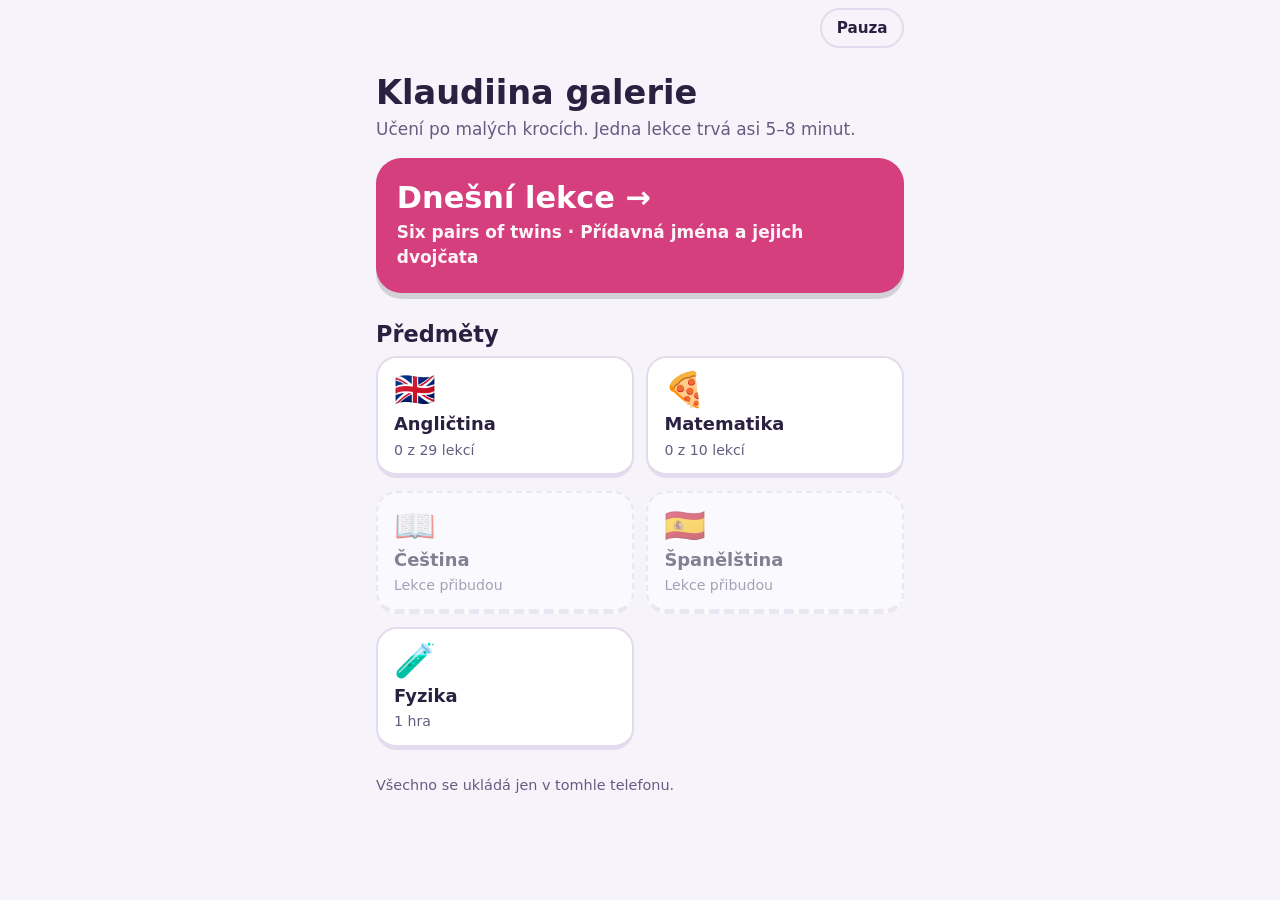
<file: index.html>
<!DOCTYPE html>
<html lang="cs">
<head>
<meta charset="utf-8">
<meta name="viewport" content="width=device-width, initial-scale=1, viewport-fit=cover">
<meta name="color-scheme" content="light dark">
<meta name="theme-color" content="#F6F3FB" media="(prefers-color-scheme: light)">
<meta name="theme-color" content="#17122A" media="(prefers-color-scheme: dark)">
<title>Klaudiina galerie</title>
<link rel="manifest" href="manifest.webmanifest">
<link rel="icon" href="icons/icon.svg" type="image/svg+xml">
<link rel="apple-touch-icon" href="icons/icon-192.png">
<link rel="stylesheet" href="css/app.css">
</head>
<body>
<header class="hdr" id="hdr">
  <button class="btn ghost small" id="hb" aria-label="Zpět">← Zpět</button>
  <div class="bar" id="hbar" hidden><i></i></div>
  <span class="grow"></span>
  <button class="btn ghost small" id="hh" aria-label="Domů" title="Domů">🏠</button>
  <button class="btn ghost small" id="hp">Pauza</button>
</header>
<main class="wrap" id="app"><p class="loading">Načítám…</p></main>
<div id="ov"></div>
<div id="toast" role="status" aria-live="polite"></div>
<noscript><p class="wrap">Appka potřebuje zapnutý JavaScript.</p></noscript>
<script type="module" src="js/main.js"></script>
</body>
</html>
</file>
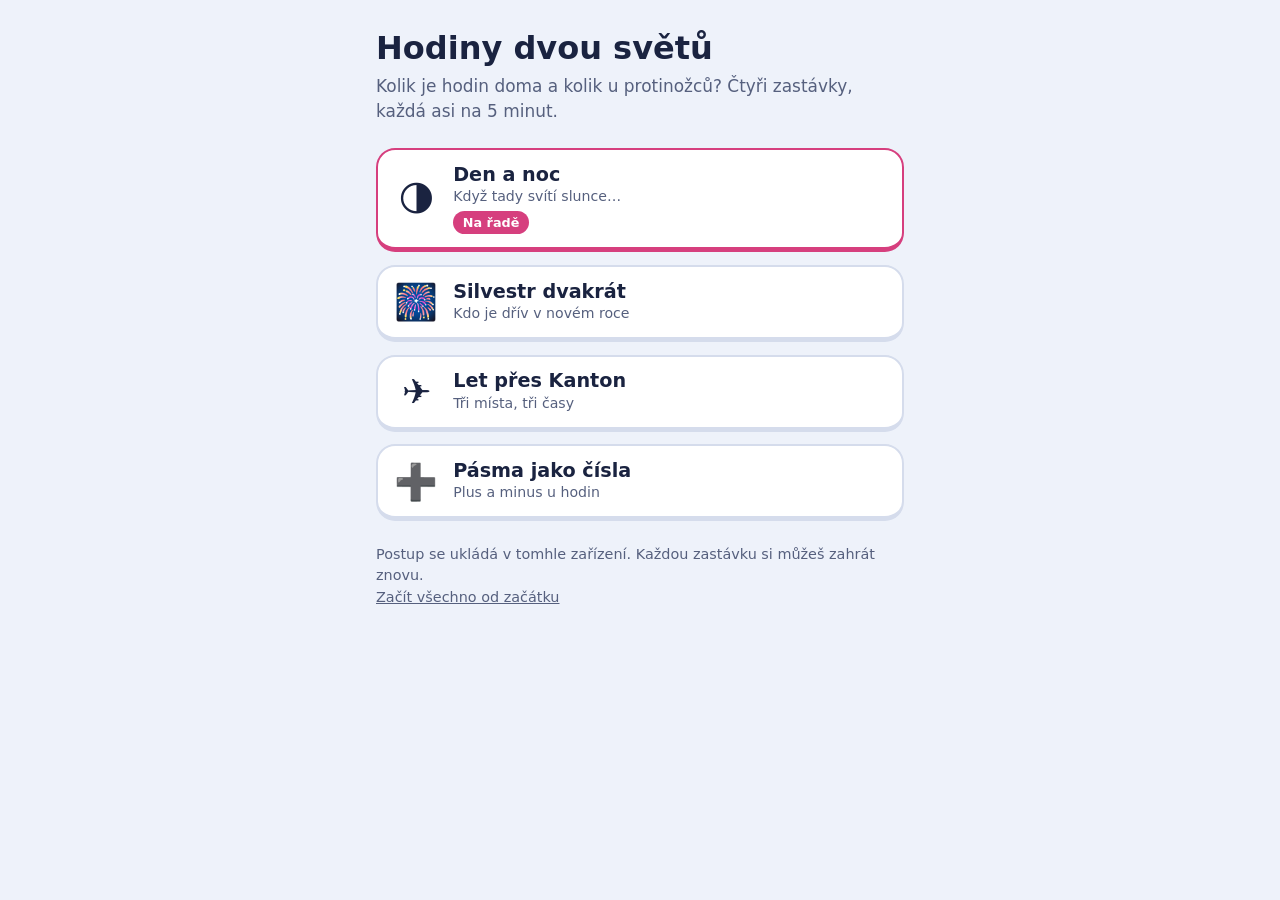
<file: hry/hodiny.html>
<!DOCTYPE html>
<html lang="cs">
<head>
<meta charset="utf-8">
<meta name="viewport" content="width=device-width, initial-scale=1, viewport-fit=cover">
<title>Hodiny dvou světů</title>
<style>
:root{
  --bg:#EEF2FA; --surface:#FFFFFF; --ink:#1A2340; --soft:#56607E; --line:#D5DCEC;
  --sun:#F5B82E; --day:#BFE0FF; --night:#24305E; --cz:#D63F7E; --nz:#1E8A5E; --cn:#C8650F;
  --accent:#3D5FC4; --onacc:#FFFFFF; --hi:#E6ECFB;
  --ok:#1E8A5E; --okbg:#DDF5EA; --warn:#A54C08; --warnbg:#FFF1D6;
  color-scheme: light; box-sizing:border-box;
  padding-top:env(safe-area-inset-top,0px); padding-bottom:env(safe-area-inset-bottom,0px);
}
@media (prefers-color-scheme: dark){
  :root{
    --bg:#0E1426; --surface:#18213A; --ink:#E8EDF8; --soft:#A3AEC9; --line:#2C3859;
    --sun:#F7C64F; --day:#3B6EA5; --night:#070B18; --cz:#FF77AE; --nz:#4FD39B; --cn:#F2A65A;
    --accent:#8FB0FF; --onacc:#0E1426; --hi:#24305A;
    --ok:#4FD39B; --okbg:#123D30; --warn:#F7C64F; --warnbg:#3A2E12;
    color-scheme: dark;
  }
}
*,*::before,*::after{box-sizing:inherit}
body{margin:0;background:var(--bg);color:var(--ink);font-family:"Nunito",system-ui,-apple-system,"Segoe UI",Roboto,sans-serif;font-size:1.06rem;line-height:1.5;-webkit-text-size-adjust:100%}
.wrap{max-width:560px;margin:0 auto;padding:.8rem 1rem 3rem}
h1,h2,h3{margin:0;line-height:1.2}
button{font:inherit;cursor:pointer;-webkit-tap-highlight-color:transparent}
.btn{background:var(--accent);color:var(--onacc);border:0;border-radius:999px;padding:.75rem 1.4rem;font-weight:800;min-height:3rem;font-size:1.05rem}
.btn.ghost{background:transparent;color:var(--ink);border:2px solid var(--line)}
.btn.small{padding:.45rem .9rem;min-height:2.6rem;font-size:.95rem}
.btn.wide{width:100%}
.actions{display:flex;gap:.6rem;flex-wrap:wrap;margin-top:1rem}
.linkbtn{background:none;border:0;color:var(--soft);text-decoration:underline;padding:0}
.top{display:flex;justify-content:space-between;align-items:center;gap:.5rem;margin-bottom:.7rem}
.dots{display:flex;gap:.35rem;flex-wrap:wrap;justify-content:center}
.dot{width:.75rem;height:.75rem;border-radius:50%;background:var(--line)}
.dot.on{background:var(--accent)}.dot.now{background:var(--cz)}
.hero{padding:1rem 0 .5rem}
.hero h1{font-size:2rem;font-weight:800}
.hero p{color:var(--soft);margin:.4rem 0 0}
.card{background:var(--surface);border-radius:1.4rem;padding:1.1rem;border:2px solid var(--line)}
.card h2{font-size:1.6rem;margin-bottom:.4rem}
.card p{margin:.5rem 0}
.prompt{font-size:1.15rem;font-weight:700;margin:.1rem 0 .6rem}
.stops{display:grid;gap:.8rem;margin:1rem 0}
.stop{display:flex;align-items:center;gap:.9rem;width:100%;text-align:left;background:var(--surface);border:2px solid var(--line);border-bottom-width:5px;border-radius:1.2rem;padding:.8rem 1rem;color:var(--ink)}
.stop.next{border-color:var(--cz)}
.stop .e{font-size:2.2rem;line-height:1;flex:none;width:2.8rem;text-align:center}
.stop h3{font-size:1.2rem}
.stop small{display:block;color:var(--soft)}
.tag{display:inline-block;font-size:.8rem;font-weight:800;border-radius:999px;padding:.1rem .6rem;margin-top:.25rem}
.tag.done{background:var(--okbg);color:var(--ok)}
.tag.next{background:var(--cz);color:#fff}
.foot{color:var(--soft);font-size:.9rem;margin-top:1.4rem}
/* svět: Země shora a hodiny */
.world{margin:.3rem 0 .4rem}
svg.globe,svg.axis{display:block;width:100%;height:auto;max-width:420px;margin:0 auto}
.globe .ray{stroke:var(--sun);stroke-width:3;stroke-linecap:round;stroke-dasharray:2 8}
.globe .sunc{fill:var(--sun)}
.globe .earth{fill:var(--day);stroke:var(--ink);stroke-width:2}
.globe .nighth{fill:var(--night);opacity:.85}
.globe .pole{fill:var(--ink)}
.globe .lab{fill:var(--soft);font-size:13px;font-weight:800}
.globe .tick{stroke:var(--soft);stroke-width:1.5}
.globe .pin{stroke:var(--surface);stroke-width:2.5}
.pin.cz{fill:var(--cz)}.pin.nz{fill:var(--nz)}.pin.cn{fill:var(--cn)}
.globe .pe{font-size:19px}
.cap{color:var(--soft);font-size:.88rem;text-align:center;margin:.1rem 0 .5rem}
.clocks{display:grid;grid-template-columns:repeat(auto-fit,minmax(82px,1fr));gap:.4rem}
.clk{background:var(--bg);border:2px solid var(--line);border-top-width:6px;border-radius:1rem;padding:.4rem .3rem;text-align:center;min-width:0}
.clk.cz{border-top-color:var(--cz)}.clk.nz{border-top-color:var(--nz)}.clk.cn{border-top-color:var(--cn)}
.clk b{display:block;font-size:.92rem;overflow-wrap:break-word}
.clk .pe{font-size:1.3rem;line-height:1}
.clk .tm{display:block;font-size:clamp(1.4rem,7vw,1.8rem);font-weight:800;line-height:1.15;font-variant-numeric:tabular-nums}
.clk small{display:block;color:var(--soft);font-size:.78rem;line-height:1.3}
.clk.hid .tm{color:var(--soft)}
.ctrl{display:flex;align-items:center;gap:.5rem;margin:.8rem 0 .2rem}
.ctrl input{flex:1;min-width:0;accent-color:var(--accent);height:2.4rem}
.ctrl .btn{flex:none}
.choices{display:grid;gap:.6rem;margin:.6rem 0}
.choice{border:3px solid var(--line);border-bottom-width:5px;background:var(--surface);color:var(--ink);border-radius:1rem;padding:.75rem .9rem;font-weight:800;text-align:left;min-height:3.2rem}
.choice.right{border-color:var(--ok);background:var(--okbg)}
.choice.wrong{border-color:var(--warn);background:var(--warnbg);opacity:.8}
.choice:disabled{cursor:default;color:var(--ink)}
.answer{display:flex;align-items:center;gap:.5rem;margin:.6rem 0}
.answer input{width:7rem;font:inherit;font-size:1.5rem;font-weight:800;padding:.5rem .8rem;border-radius:.9rem;border:3px solid var(--line);background:var(--bg);color:var(--ink)}
.unit{font-weight:800;font-size:1.15rem}
.fb{border-radius:1rem;padding:.8rem 1rem;margin:.8rem 0 0}
.fb.ok{background:var(--okbg);border-left:6px solid var(--ok)}
.fb.try{background:var(--warnbg);border-left:6px solid var(--warn)}
.fb h3{font-size:1.1rem;margin-bottom:.2rem}
.fb p{margin:.3rem 0}
.zones{width:100%;border-collapse:collapse;margin:.5rem 0}
.zones td{padding:.3rem .4rem;border-bottom:1px solid var(--line)}
.zones td:last-child{text-align:right;font-weight:800;font-variant-numeric:tabular-nums}
.axis .ln{stroke:var(--ink);stroke-width:2}
.axis .tk{stroke:var(--soft);stroke-width:1.5}
.axis .num{fill:var(--ink);font-size:12px;font-weight:800}
.axis .sm{fill:var(--soft);font-size:10px;font-weight:700}
.axis .pe{font-size:17px}
.axis .zero{stroke:var(--ink);stroke-width:2.5}
.overlay{position:fixed;inset:0;background:rgba(10,15,35,.55);display:grid;place-items:center;padding:1rem;z-index:20}
.overlay .card{max-width:420px}
.big{font-size:3.6rem;text-align:center;line-height:1}
.endcard{text-align:center}
@media (prefers-reduced-motion: reduce){*{transition:none!important;animation:none!important}}
</style>
</head>
<body>
<main class="wrap" id="app"><p>Načítám…</p></main>
<div id="ov"></div>
<script>
/* Hodiny dvou světů: kolik je hodin doma (Mrsklesy), v Kantonu a na Novém Zélandu.
   Hra si přečte profil appky (../profile.json): jméno, rod oslovení a třídu (grade).
   Zastávka „Pásma jako čísla“ (celá čísla) se ukazuje jen od 7. třídy. */
const P = { id: 'klaudie', name: 'Klaudie', gender: 'f', grade: 0 };
const g = (f, m) => (P.gender === 'm' ? m : f);
const $ = s => document.querySelector(s);
const $$ = s => Array.from(document.querySelectorAll(s));
const app = $('#app'), ov = $('#ov');

/* ---------- čas ---------- */
// Zimní čas: Mrsklesy UTC+1, Kanton UTC+8, Nový Zéland v prosinci letní čas UTC+13.
const PL = {
  cz: { e: '🏠', name: 'Mrsklesy', off: 1 },
  cn: { e: '🏯', name: 'Kanton', off: 8 },
  nz: { e: '🥝', name: 'Zéland', off: 13 }
};
const DNY = ['ne', 'po', 'út', 'st', 'čt', 'pá', 'so'];
const BASE = Date.UTC(2026, 11, 1, 0); // čas t = hodiny od 1. 12. 2026 0:00 UTC
// at('nz', 0, 1, 1) = čas, kdy je na Zélandu 1. ledna 0:00
const at = (p, h, d, m) => (Date.UTC(m === 1 ? 2027 : 2026, m - 1, d, h) - BASE) / 36e5 - PL[p].off;
function local(t, p) {
  const x = new Date(BASE + (t + PL[p].off) * 36e5);
  return { h: x.getUTCHours(), d: x.getUTCDate(), m: x.getUTCMonth() + 1, w: x.getUTCDay() };
}
const part = h => h >= 5 && h <= 8 ? 'ráno 🌅' : h >= 9 && h <= 11 ? 'dopoledne ☀️' : h === 12 ? 'poledne ☀️'
  : h >= 13 && h <= 17 ? 'odpoledne ☀️' : h >= 18 && h <= 21 ? 'večer 🌆' : 'noc 🌙';

/* ---------- zastávky ---------- */
function levels() {
  return [
    { id: 'den', e: '🌗', title: 'Den a noc', sub: 'Když tady svítí slunce…', places: ['cz', 'nz'],
      intro: `<h2>Den a noc</h2>
       <p>Země se točí jako kolotoč. Jednou za den se otočí dokola. Polovina, která je natočená ke Slunci, má den. Druhá polovina má noc.</p>
       <p>Mrsklesy 🏠 a Nový Zéland 🥝 jsou skoro na opačných stranách Země. Co to asi znamená?</p>`,
      tasks: [
        { t: 'pick', at: ['cz', 12, 10, 12], hide: ['nz'], q: 'V Mrsklesích je poledne. Podívej se na Zemi: co je teď u 🥝 na Zélandu?',
          ch: [['Den, svítí slunce', 'Podívej se, na které polovině Země je 🥝. Je to ta světlá, nebo ta tmavá?'], ['Noc'], ['Ráno, právě vychází slunce', 'Ráno by 🥝 bylo na kraji mezi tmou a světlem. Kde je?']], ok: 1,
          why: 'Na Zélandu je půlnoc. Když u nás svítí slunce nejvýš, Kiwi spí.' },
        { t: 'set', start: ['cz', 12, 10, 12], goal: ['cz', 7],
          q: `Posuň hodiny tak, aby v Mrsklesích bylo 7:00 ráno. Chystáš se do školy. Co v tu chvíli dělají na Zélandu?`,
          hint: 'Klepej na −1 h nebo posuň jezdec a sleduj hodiny u 🏠, dokud neukážou 7:00.',
          after: 'Na Zélandu je 19:00. Děti tam večeří a za chvíli půjdou spát. Ty teprve snídáš.' },
        { t: 'pick', at: ['cz', 21, 10, 12], hide: ['nz'], q: 'Je 21:00 a jdeš spát. Kolik je na Zélandu?',
          ch: [['9:00 ráno'], ['21:00 večer', 'To by byl stejný čas jako doma. Jenže 🥝 je na druhé straně Země.'], ['15:00 odpoledne', 'Zkus to spočítat: k 21 přidej 12.']], ok: 0,
          why: '21 + 12 = 33. Den má jen 24 hodin, takže 33 − 24 = 9. Na Zélandu je 9:00 ráno, a to už dalšího dne.' },
        { t: 'pick', at: ['cz', 8, 11, 12], q: 'Podívej se na oboje hodiny. O kolik hodin jsou na Zélandu napřed?',
          ch: [['O 6 hodin', 'Od 8:00 do 20:00. Spočítej to na prstech, nebo odečti 20 − 8.'], ['O 12 hodin'], ['O 24 hodin', 'To by byl celý den. Je to míň.']], ok: 1,
          why: 'Doma 8:00, na Zélandu 20:00. Rozdíl je 12 hodin, přesně půl dne.' }
      ],
      end: 'Rozdíl je 12 hodin. Když u nás jdeš spát, na Zélandu vstávají do nového dne.' },

    { id: 'silvestr', e: '🎆', title: 'Silvestr dvakrát', sub: 'Kdo je dřív v novém roce', places: ['cz', 'nz'],
      intro: `<h2>Silvestr dvakrát</h2>
       <p>Nový den začíná nejdřív v Tichém oceánu. Nový Zéland je jedna z prvních zemí na světě, kde odbije půlnoc a začne nový rok.</p>
       <p>Letos budeš slavit Silvestra na Zélandu. Kdy ho budou slavit doma?</p>`,
      tasks: [
        { t: 'set', start: ['nz', 18, 31, 12], goal: ['nz', 0, 1, 1],
          q: 'Posuň hodiny tak, aby na Zélandu odbila půlnoc a začal 1. leden.',
          hint: 'Sleduj hodiny u 🥝. Půlnoc je 0:00 a pod hodinami se změní datum na 1. 1.',
          after: 'Šťastný nový rok! A podívej se domů: v Mrsklesích je teprve 31. prosince, poledne. Doma jsou ještě ve starém roce.' },
        { t: 'pick', at: ['cz', 0, 1, 1], hide: ['nz'], q: 'Doma v Mrsklesích odbila půlnoc a začínají ohňostroje. Kolik je na Zélandu?',
          ch: [['12:00 v poledne 1. ledna'], ['0:00, taky půlnoc', 'Kdyby tam byla půlnoc, slavili bychom spolu. Jenže na Zélandu jsou o 12 hodin napřed.'], ['12:00 v poledne 31. prosince', 'Na Zélandu je nový rok už dávno. Který je tam den?']], ok: 0,
          why: 'Když doma bouchají rachejtle, na Zélandu je 1. ledna poledne. Můžete domů zavolat a popřát podruhé!' },
        { t: 'set', start: ['nz', 8, 1, 1], goal: ['cz', 18],
          q: 'Chceme zavolat domů, až tam bude 18:00 večer. Nastav hodiny tak, aby v Mrsklesích bylo 18:00.',
          hint: 'Sleduj hodiny u 🏠. Můžeš jít dopředu i dozadu.',
          after: 'Na Zélandu je v tu chvíli 6:00 ráno. Takže budíček a hurá k telefonu!' },
        { t: 'pick', at: ['nz', 7, 25, 12], hide: ['cz'], q: 'Děti na Zélandu rozbalují dárky ráno 25. prosince v 7:00. Kolik je v tu chvíli v Mrsklesích?',
          ch: [['19:00 večer 24. prosince'], ['7:00 ráno 25. prosince', 'To by byl stejný čas. Doma jsou o 12 hodin pozadu.'], ['19:00 večer 25. prosince', 'Odečti 12 hodin. Když přejdeš přes půlnoc dozadu, posune se i den.']], ok: 0,
          why: 'V Mrsklesích je Štědrý večer, 19:00. Kiwi děti rozbalují dárky skoro ve stejnou chvíli jako ty pod stromečkem, jen u nich je ráno.' }
      ],
      end: 'Na Zélandu jste o půl dne napřed. Do nového roku tam vstoupíš o 12 hodin dřív než doma.' },

    { id: 'let', e: '✈️', title: 'Let přes Kanton', sub: 'Tři místa, tři časy', places: ['cz', 'cn', 'nz'],
      intro: `<h2>Let přes Kanton</h2>
       <p>Na Zéland poletíme s přestupem v Kantonu v Číně. Kanton je před Mrsklesy o 7 hodin napřed, Zéland o 12.</p>
       <p>Na každém místě ukazují hodiny něco jiného. Pomůžeš rodičům to pohlídat?</p>`,
      tasks: [
        { t: 'pick', at: ['cz', 10, 10, 12], hide: ['cn', 'nz'], q: 'V Mrsklesích je 10:00 dopoledne. Kolik je v Kantonu, který je o 7 hodin napřed?',
          ch: [['17:00 odpoledne'], ['3:00 ráno', 'Kanton je napřed, ne pozadu. Přičítej.'], ['10:00 dopoledne', 'To by byl stejný čas jako doma.']], ok: 0,
          why: '10 + 7 = 17. V Kantonu je 17:00.' },
        { t: 'set', start: ['cz', 14, 10, 12], goal: ['cz', 2, 11, 12],
          q: 'Řekněme, že odletíme ve 14:00 českého času a poletíme 12 hodin. Posuň čas o 12 hodin dopředu. Kolik bude doma, až přistaneme?',
          hint: 'Klepni dvanáctkrát na +1 h a počítej nahlas. Hlídej, kdy přejdeš přes půlnoc.',
          after: 'Doma budou 2:00 v noci, ale v Kantonu 9:00 ráno. Proto je po dlouhém letu člověku divně: tělo si myslí, že je noc, a venku je den. Tomu se říká jet lag.' },
        { t: 'num', q: 'Na Zélandu přistaneme a hodiny na letišti ukazují 18:00. Kolik je v tu chvíli v Mrsklesích? Napiš jen číslo hodiny.',
          a: 6, unit: 'h', hint: 'Zéland je o 12 hodin napřed. Od 18 odečti 12.', why: '18 − 12 = 6. Doma je 6:00 ráno.' },
        { t: 'pick', q: 'Co pomáhá proti jet lagu po příletu?',
          ch: [['Hned jít spát, i když je poledne', 'Tělo by si na nový čas zvykalo pomaleji. Co mu řekne, že je den?'], ['Být venku na světle a jít spát večer podle místních hodin'], ['Celou noc hrát hry', 'To by tělo zmátlo ještě víc.']], ok: 1,
          why: 'Denní světlo je pro tělo signál: teď je den. Za pár dní se hodiny v těle přeřídí.' }
      ],
      end: 'Na cestě se hodiny posunou o 12 hodin dopředu. Tělo potřebuje pár dní, než si zvykne.' },

    { id: 'cisla', e: '➕', title: 'Pásma jako čísla', sub: 'Plus a minus u hodin', grade: 7, vis: 'axis',
      intro: `<h2>Pásma jako čísla</h2>
       <p>Hodiny na celém světě se počítají od jednoho společného času. Říká se mu UTC a je to nula. Každé místo má k němu svoje číslo:</p>
       <table class="zones"><tr><td>🗽 New York v zimě</td><td>−5</td></tr><tr><td>🏠 Mrsklesy v zimě</td><td>+1</td></tr>
       <tr><td>🏯 Kanton</td><td>+8</td></tr><tr><td>🥝 Zéland v prosinci</td><td>+13</td></tr></table>
       <p>Rozdíl dvou míst spočítáš jako u teploměru: kolik kroků je mezi nimi na číselné ose.</p>`,
      tasks: [
        { t: 'num', q: 'Zéland má +13, Mrsklesy +1. O kolik hodin je Zéland napřed?', a: 12, unit: 'h', hint: 'Spočítej 13 − 1.', why: '13 − 1 = 12.' },
        { t: 'num', q: 'Kanton má +8, Mrsklesy +1. O kolik hodin je Kanton napřed?', a: 7, unit: 'h', hint: 'Spočítej 8 − 1.', why: '8 − 1 = 7.' },
        { t: 'num', q: 'New York má −5, Mrsklesy +1. O kolik hodin jsou Mrsklesy napřed před New Yorkem?', a: 6, unit: 'h',
          hint: 'Podívej se na osu: od −5 k nule je 5 kroků a od nuly k +1 ještě jeden.', why: '1 − (−5) = 1 + 5 = 6.' },
        { t: 'num', q: 'Zéland má +13, New York −5. Kolik hodin je mezi nimi?', a: 18, unit: 'h',
          hint: 'Od −5 k nule je 5 kroků, od nuly k +13 dalších 13.', why: '13 − (−5) = 13 + 5 = 18. Když je v New Yorku poledne, na Zélandu je 6:00 ráno dalšího dne.' },
        { t: 'pick', q: 'V červenci má Zéland jen +12, v prosinci +13. Proč?',
          ch: [['V prosinci mají letní čas a posunou hodiny o hodinu dopředu'], ['Zéland se v prosinci posune blíž k Asii', 'Ostrovy se nehýbou. Jde o hodiny, ne o místo.'], ['V prosinci se Země točí rychleji', 'Země se točí pořád stejně rychle.']], ok: 0,
          why: 'Stejně jako my: v létě máme +2, v zimě +1. Jenže na Zélandu je léto v prosinci.' }
      ],
      end: 'Časová pásma jsou celá čísla na ose. Rozdíl spočítáš stejně jako rozdíl teplot.' }
  ].filter(l => !l.grade || P.grade >= l.grade);
}

/* ---------- ukládání ---------- */
let KEY = 'hodiny-klaudie-v1', S = { done: {}, pos: {} }, LV = [];
function load() { try { const r = localStorage.getItem(KEY); if (r) S = Object.assign({ done: {}, pos: {} }, JSON.parse(r)); } catch (e) {} }
function save() { try { localStorage.setItem(KEY, JSON.stringify(S)); } catch (e) {} }

/* ---------- kreslení ---------- */
function globe(t, places) {
  const cx = 190, cy = 100, R = 62;
  let marks = '';
  for (const p of places) {
    const f = Math.PI + (local(t, p).h - 12) * Math.PI / 12; // poledne = natočeno ke Slunci (vlevo)
    const c = Math.cos(f), s = Math.sin(f);
    const x = cx + R * c, y = cy - R * s, lx = cx + (R + 22) * c, ly = cy - (R + 22) * s;
    marks += `<line class="tick" x1="${(cx + (R + 7) * c).toFixed(1)}" y1="${(cy - (R + 7) * s).toFixed(1)}" x2="${(cx + (R + 12) * c).toFixed(1)}" y2="${(cy - (R + 12) * s).toFixed(1)}"/>`
      + `<circle class="pin ${p}" cx="${x.toFixed(1)}" cy="${y.toFixed(1)}" r="7.5"/>`
      + `<text class="pe" x="${lx.toFixed(1)}" y="${ly.toFixed(1)}" text-anchor="middle" dominant-baseline="central">${PL[p].e}</text>`;
  }
  const rays = [62, 81, 100, 119, 138].map(y => `<line class="ray" x1="66" y1="${y}" x2="94" y2="${y}"/>`).join('');
  return `<svg class="globe" viewBox="0 0 300 200" role="img" aria-label="Země shora: světlá polovina má den, tmavá noc">
    ${rays}<circle class="sunc" cx="34" cy="100" r="24"/><text class="lab" x="34" y="144" text-anchor="middle">Slunce</text>
    <text class="lab" x="150" y="16" text-anchor="middle">☀️ den</text><text class="lab" x="236" y="16" text-anchor="middle">🌙 noc</text>
    <circle class="earth" cx="${cx}" cy="${cy}" r="${R}"/><path class="nighth" d="M${cx} ${cy - R} A${R} ${R} 0 0 1 ${cx} ${cy + R} Z"/>
    <circle class="pole" cx="${cx}" cy="${cy}" r="3"/>${marks}</svg>`;
}
function clocks(t, places, hide) {
  return `<div class="clocks">${places.map(p => {
    const L = local(t, p), hid = hide.includes(p);
    return `<div class="clk ${p}${hid ? ' hid' : ''}"><span class="pe">${PL[p].e}</span><b>${PL[p].name}</b>
      <span class="tm">${hid ? '?' : L.h + ':00'}</span><small>${hid ? 'zjisti to' : `${DNY[L.w]} ${L.d}. ${L.m}. · ${part(L.h)}`}</small></div>`;
  }).join('')}</div>`;
}
function axisSvg() {
  const x = v => 16 + (v + 6) * 14.5; // −6 … +14
  let tk = '';
  for (let v = -6; v <= 14; v++) tk += `<line class="${v === 0 ? 'zero' : 'tk'}" x1="${x(v)}" y1="${v === 0 ? 40 : 44}" x2="${x(v)}" y2="${v === 0 ? 60 : 56}"/>`;
  const m = [[-5, '🗽', '−5'], [0, '', '0'], [1, '🏠', '+1'], [8, '🏯', '+8'], [13, '🥝', '+13']];
  return `<svg class="axis" viewBox="0 0 320 96" role="img" aria-label="Číselná osa časových pásem od −6 do +14">
    <line class="ln" x1="10" y1="50" x2="312" y2="50"/>${tk}
    ${m.map(([v, e, n]) => `${e ? `<text class="pe" x="${x(v)}" y="26" text-anchor="middle" dominant-baseline="central">${e}</text>` : ''}<text class="num" x="${x(v)}" y="74" text-anchor="middle">${n}</text>`).join('')}
    <text class="sm" x="${x(0)}" y="90" text-anchor="middle">UTC</text></svg>`;
}

/* ---------- obrazovky ---------- */
let L = null, i = 0, tries = 0, solved = false, cur = 0, hide = [], T = null;
function home() {
  L = null;
  const next = LV.find(l => !S.done[l.id]);
  app.innerHTML = `<header class="hero"><h1>Hodiny dvou světů</h1>
    <p>Kolik je hodin doma a kolik u protinožců? ${LV.length === 4 ? 'Čtyři' : 'Tři'} zastávky, každá asi na 5 minut.</p></header>
    <div class="stops">${LV.map((l, k) => {
      const d = S.done[l.id], n = next && next.id === l.id;
      return `<button class="stop ${n ? 'next' : ''}" data-l="${k}"><span class="e">${l.e}</span>
        <span><h3>${l.title}</h3><small>${l.sub}</small>${d ? '<span class="tag done">Hotovo ✓</span>' : n ? '<span class="tag next">Na řadě</span>' : ''}</span></button>`;
    }).join('')}</div>
    <p class="foot">Postup se ukládá v tomhle zařízení. Každou zastávku si můžeš zahrát znovu.<br><button class="linkbtn" id="reset">Začít všechno od začátku</button></p>`;
  $$('.stop').forEach(b => b.onclick = () => intro(+b.dataset.l));
  $('#reset').onclick = () => { if (confirm('Smazat postup a začít znovu?')) { S = { done: {}, pos: {} }; save(); home(); } };
  scrollTo(0, 0);
}
function topbar() {
  const dots = L.tasks.map((_, k) => `<span class="dot ${k < i ? 'on' : k === i ? 'now' : ''}"></span>`).join('');
  return `<div class="top"><button class="btn ghost small" id="back">Zastávky</button><div class="dots">${dots}</div><button class="btn ghost small" id="pause">Pauza</button></div>`;
}
function wireTop() { $('#back').onclick = home; $('#pause').onclick = pause; }
function pause() {
  ov.innerHTML = `<div class="overlay"><div class="card"><div class="big">🧃</div><h2 style="text-align:center;margin-top:.5rem">Pauza</h2>
    <p>Zvedni se, napij se, protáhni ruce nad hlavu. Všechno je uložené a počká na tebe.</p>
    <div class="actions"><button class="btn wide" id="resume">Pokračovat</button></div></div></div>`;
  $('#resume').onclick = () => { ov.innerHTML = ''; };
}
function intro(k) {
  L = LV[k];
  i = S.pos[L.id] && !S.done[L.id] ? S.pos[L.id] : 0;
  app.innerHTML = `${topbar()}<div class="card">${L.intro}
    <div class="actions"><button class="btn wide" id="go">${i ? `Pokračovat od úkolu ${i + 1}` : 'Jdeme na to'}</button></div></div>`;
  wireTop(); $('#go').onclick = task; scrollTo(0, 0);
}
function drawWorld() {
  const w = $('#world'); if (!w) return;
  const places = L.places;
  w.innerHTML = `${globe(cur, places)}<p class="cap">Země shora, zjednodušeně. Točí se proti směru hodinových ručiček.</p>${clocks(cur, places, hide)}`;
  const r = $('#rng'); if (r) r.value = cur;
}
function task() {
  T = L.tasks[i]; tries = 0; solved = false; S.pos[L.id] = i; save();
  hide = (T.hide || []).slice();
  if (T.t === 'set') cur = at(...T.start); else if (T.at) cur = at(...T.at);
  const world = L.vis === 'axis' ? axisSvg() : (T.at || T.t === 'set') ? '<div class="world" id="world"></div>' : '';
  let body = '';
  if (T.t === 'pick') body = `<div class="choices">${T.ch.map((c, k) => `<button class="choice" data-k="${k}">${c[0]}</button>`).join('')}</div>`;
  if (T.t === 'set') body = `<div class="ctrl"><button class="btn ghost small" id="mn" aria-label="O hodinu zpět">−1 h</button>
    <input type="range" id="rng" min="${cur - 24}" max="${cur + 24}" step="1" value="${cur}" aria-label="Posunout čas"><button class="btn ghost small" id="pl" aria-label="O hodinu dopředu">+1 h</button></div>`;
  if (T.t === 'num') body = `<div class="answer"><input id="inp" inputmode="numeric" autocomplete="off" aria-label="Tvoje odpověď"><span class="unit">${T.unit || ''}</span></div>`;
  app.innerHTML = `${topbar()}<div class="card"><p class="prompt">${T.q}</p>${world}${body}<div id="fb" aria-live="polite"></div>
    <div class="actions" id="acts">${T.t === 'pick' ? '' : '<button class="btn wide" id="check">Zkontrolovat</button>'}</div></div>`;
  wireTop(); drawWorld();
  if (T.t === 'pick') $$('.choice').forEach(b => b.onclick = () => pick(b));
  if (T.t === 'set') {
    const r = $('#rng'), lo = +r.min, hi = +r.max;
    const move = d => { if (solved) return; cur = Math.max(lo, Math.min(hi, cur + d)); drawWorld(); };
    $('#mn').onclick = () => move(-1); $('#pl').onclick = () => move(1);
    r.oninput = () => { if (solved) { r.value = cur; return; } cur = +r.value; drawWorld(); };
    $('#check').onclick = checkSet;
  }
  if (T.t === 'num') { const inp = $('#inp'); inp.onkeydown = e => { if (e.key === 'Enter') checkNum(); }; $('#check').onclick = checkNum; }
  scrollTo(0, 0);
}
const PRAISE = ['Sedí!', 'Přesně tak!', 'Trefa!', 'Výborně!'];
const praise = () => PRAISE[Math.floor(Math.random() * PRAISE.length)];
const fb = (ok, html) => { $('#fb').innerHTML = `<div class="fb ${ok ? 'ok' : 'try'}">${html}</div>`; };
const again = () => tries > 0 ? `<p>Napodruhé, ale ${g('sama', 'sám')}. Tohle se počítá.</p>` : '';
function next() {
  solved = true; hide = []; drawWorld();
  const last = i + 1 >= L.tasks.length;
  $('#acts').innerHTML = `<button class="btn wide" id="nx">${last ? 'Dokončit zastávku' : 'Další úkol'}</button>`;
  const b = $('#nx'); b.onclick = () => { if (last) finish(); else { i++; task(); } };
  b.scrollIntoView({ block: 'nearest', behavior: 'smooth' });
}
function pick(b) {
  if (solved) return;
  const k = +b.dataset.k;
  if (k === T.ok) {
    b.classList.add('right'); $$('.choice').forEach(x => x.disabled = true);
    fb(true, `<h3>${praise()}</h3><p>${T.why}</p>${again()}`); return next();
  }
  b.classList.add('wrong'); b.disabled = true;
  if (tries === 0) { tries++; fb(false, `<h3>Ještě jednou</h3><p>${T.ch[k][1] || 'Zkus to znovu. Jednu možnost už jsi vyřadil' + g('a', '') + '.'}</p>`); return; }
  $$('.choice').forEach(x => { x.disabled = true; if (+x.dataset.k === T.ok) x.classList.add('right'); });
  fb(false, `<h3>Tohle si zapamatuj</h3><p>Správně je: <b>${T.ch[T.ok][0]}</b></p><p>${T.why}</p>`); next();
}
function goalOk(t) { const G = T.goal, x = local(t, G[0]); return x.h === G[1] && (!G[2] || (x.d === G[2] && x.m === G[3])); }
function goalT() {
  const G = T.goal; if (G[2]) return at(...G);
  const r = $('#rng'); let best = null;
  for (let t = +r.min; t <= +r.max; t++) if (goalOk(t) && (best === null || Math.abs(t - cur) < Math.abs(best - cur))) best = t;
  return best;
}
function checkSet() {
  if (solved) return;
  if (goalOk(cur)) { fb(true, `<h3>${praise()}</h3><p>${T.after}</p>${again()}`); return next(); }
  if (tries === 0) {
    tries++;
    const sameHour = local(cur, T.goal[0]).h === T.goal[1];
    fb(false, `<h3>Ještě jednou</h3><p>${sameHour ? 'Hodina sedí, ale datum ne. Podívej se na den pod hodinami.' : T.hint}</p>`); return;
  }
  solved = true;
  fb(false, `<h3>Podívej, kam se hodiny posunou</h3>`);
  animateTo(goalT(), () => { fb(false, `<h3>Tohle si zapamatuj</h3><p>${T.after}</p>`); next(); });
}
function animateTo(target, cb) {
  if (target === null || matchMedia('(prefers-reduced-motion: reduce)').matches) { if (target !== null) cur = target; drawWorld(); return cb(); }
  const step = () => { if (cur === target) return cb(); cur += Math.sign(target - cur); drawWorld(); setTimeout(step, 110); };
  step();
}
function checkNum() {
  if (solved) return;
  const inp = $('#inp'), raw = inp.value.trim().replace('−', '-').replace(',', '.');
  if (!raw) { fb(false, '<p>Napiš číslo do políčka.</p>'); return; }
  const v = Number(raw);
  if (v === T.a) { inp.disabled = true; fb(true, `<h3>${praise()}</h3><p>${T.why}</p>${again()}`); return next(); }
  if (tries === 0) { tries++; fb(false, `<h3>Ještě jednou</h3><p>${T.hint}</p>`); return; }
  inp.disabled = true;
  fb(false, `<h3>Tohle si zapamatuj</h3><p>Správně je <b>${T.a} ${T.unit || ''}</b>.</p><p>${T.why}</p>`); next();
}
function finish() {
  S.done[L.id] = true; delete S.pos[L.id]; save();
  const k = LV.indexOf(L), nx = LV.slice(k + 1).find(l => !S.done[l.id]) || LV.find(l => !S.done[l.id]);
  app.innerHTML = `<div class="card endcard" style="margin-top:1rem"><div class="big">${L.e}</div><h2 style="margin-top:.4rem">Zastávka hotová</h2>
    <p>${L.end}</p><p>${g('Prošla', 'Prošel')} jsi všechny úkoly až do konce.</p>
    <div class="actions">${nx ? `<button class="btn wide" id="nl">Další zastávka: ${nx.title}</button>` : ''}<button class="btn ghost wide" id="hm">Zastávky</button></div></div>`;
  $('#hm').onclick = home;
  const b = $('#nl'); if (b) b.onclick = () => intro(LV.indexOf(nx));
  scrollTo(0, 0);
}

/* ---------- start ---------- */
(async () => {
  // Profil z appky (hra běží v jejím okně, i pro bratrance). Samostatně otevřená hra si přečte ../profile.json.
  let ap = null; try { ap = window.parent !== window && window.parent.APP_PROFILE; } catch (e) { ap = null; }
  if (ap) Object.assign(P, ap);
  else try { const r = await fetch('../profile.json', { cache: 'no-cache' }); if (r.ok) Object.assign(P, await r.json()); } catch (e) { /* bez profilu: výchozí hodnoty */ }
  if (!P.grade) P.grade = P.id === 'robin' ? 4 : 7;
  KEY = `hodiny-${P.id}-v1`; // Klaudie a Robin mají appky na stejném webu, tak ať se postup nemíchá
  LV = levels(); load(); home();
})();
</script>
</body>
</html>
</file>
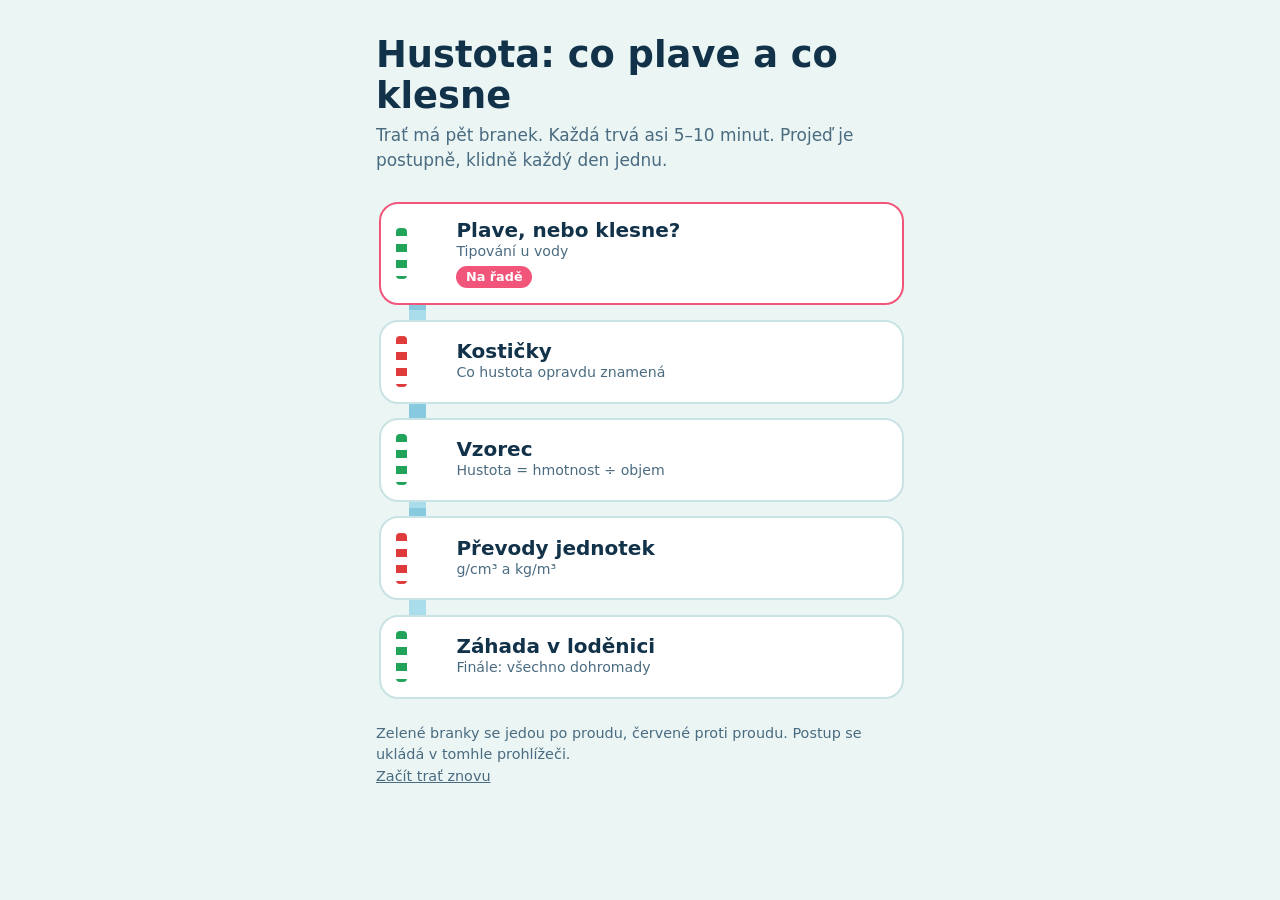
<file: hry/hustota.html>
<!DOCTYPE html>
<html lang="cs">
<head>
<meta charset="utf-8">
<meta name="viewport" content="width=device-width, initial-scale=1, viewport-fit=cover">
<title>Hustota: co plave a co klesne</title>
<style>
:root{
  --bg:#EAF5F4; --surface:#FFFFFF; --ink:#12324A; --soft:#4A6B80;
  --river:#2B8FB3; --water:#8FD3E8; --water2:#5DB7D6; --coral:#F2557A; --gold:#F5B82E;
  --ok:#1E9E6A; --okbg:#DDF5EA; --warn:#B45309; --warnbg:#FFF1D6; --line:#C9E2E4;
  --gateG:#21A35A; --gateR:#E03B3B;
  color-scheme: light;
  box-sizing:border-box;
  padding-top:env(safe-area-inset-top,0px); padding-bottom:env(safe-area-inset-bottom,0px);
}
@media (prefers-color-scheme: dark){
  :root:not([data-theme="light"]){
    --bg:#0D1F2D; --surface:#15303F; --ink:#E6F2F1; --soft:#9DB8C4;
    --river:#5DB7D6; --water:#1F6F8E; --water2:#185B76; --coral:#FF7A98; --gold:#F7C64F;
    --ok:#4FD39B; --okbg:#123D30; --warn:#F7C64F; --warnbg:#3A2E12; --line:#25475A;
    color-scheme: dark;
  }
}
:root[data-theme="dark"]{
  --bg:#0D1F2D; --surface:#15303F; --ink:#E6F2F1; --soft:#9DB8C4;
  --river:#5DB7D6; --water:#1F6F8E; --water2:#185B76; --coral:#FF7A98; --gold:#F7C64F;
  --ok:#4FD39B; --okbg:#123D30; --warn:#F7C64F; --warnbg:#3A2E12; --line:#25475A;
  color-scheme: dark;
}
*,*::before,*::after{box-sizing:inherit}
html{scroll-padding-top:env(safe-area-inset-top,0px)}
body{margin:0;background:var(--bg);color:var(--ink);font-family:"Nunito",system-ui,-apple-system,"Segoe UI",Roboto,sans-serif;font-size:1.06rem;line-height:1.5}
h1,h2,h3{font-family:"Baloo 2","Nunito",system-ui,sans-serif;line-height:1.1;margin:0}
.wrap{max-width:560px;margin:0 auto;padding:1rem 1rem 2.5rem}
button{font:inherit;cursor:pointer}
button:focus-visible,input:focus-visible{outline:3px solid var(--coral);outline-offset:2px}
.btn{display:inline-flex;align-items:center;justify-content:center;gap:.4rem;border:0;border-radius:999px;padding:.85rem 1.4rem;font-weight:800;font-size:1.05rem;background:var(--river);color:#fff;min-height:3rem}
.btn.coral{background:var(--coral)}
.btn.ghost{background:transparent;color:var(--ink);border:2px solid var(--line)}
.btn.small{padding:.5rem 1rem;min-height:2.4rem;font-size:.95rem}
.btn:disabled{opacity:.45;cursor:default}
.row{display:flex;gap:.6rem;flex-wrap:wrap}
.top{display:flex;justify-content:space-between;align-items:center;margin-bottom:.8rem}
.dots{display:flex;gap:.35rem}
.dot{width:.8rem;height:.8rem;border-radius:50%;background:var(--line)}
.dot.on{background:var(--river)}
.dot.now{background:var(--coral)}

/* home */
.hero{padding:1.2rem 0 .6rem}
.hero h1{font-size:2.3rem;font-weight:800}
.hero p{color:var(--soft);margin:.4rem 0 0}
.course{position:relative;margin:1.2rem 0;padding-left:.2rem}
.course::before{content:"";position:absolute;left:2.05rem;top:0;bottom:0;width:1.1rem;border-radius:1rem;background:repeating-linear-gradient(180deg,var(--water) 0 18px,var(--water2) 18px 36px);opacity:.7}
.gate{position:relative;display:flex;align-items:center;gap:1rem;width:100%;text-align:left;background:var(--surface);border:2px solid var(--line);border-radius:1.2rem;padding:.9rem 1rem .9rem .9rem;margin:0 0 .9rem;color:var(--ink)}
.gate.next{border-color:var(--coral)}
.poles{flex:none;width:2.8rem;height:3.2rem;position:relative}
.poles i{position:absolute;top:0;width:.5rem;height:3.2rem;border-radius:.3rem}
.poles i:first-child{left:.2rem}.poles i:last-child{right:.2rem}
.poles.g i{background:repeating-linear-gradient(180deg,var(--gateG) 0 8px,#fff 8px 16px)}
.poles.r i{background:repeating-linear-gradient(180deg,var(--gateR) 0 8px,#fff 8px 16px)}
.poles b{position:absolute;inset:0;display:grid;place-items:center;font-size:1.4rem}
.gate h3{font-size:1.25rem}
.gate small{color:var(--soft);display:block}
.tag{display:inline-block;font-size:.8rem;font-weight:800;border-radius:999px;padding:.1rem .6rem;margin-top:.25rem}
.tag.done{background:var(--okbg);color:var(--ok)}
.tag.next{background:var(--coral);color:#fff}
.foot{color:var(--soft);font-size:.9rem;margin-top:1.5rem}
.linkbtn{background:none;border:0;color:var(--soft);text-decoration:underline;padding:0}

/* cards */
.card{background:var(--surface);border-radius:1.4rem;padding:1.2rem;border:2px solid var(--line)}
.card h2{font-size:1.7rem;margin-bottom:.5rem}
.card p{margin:.5rem 0}
.formula{font-family:"Baloo 2",serif;font-size:2.4rem;font-weight:800;text-align:center;margin:.6rem 0;color:var(--river)}
.formula .fr{display:inline-flex;flex-direction:column;vertical-align:middle;line-height:1;font-size:2rem}
.formula .fr span:first-child{border-bottom:3px solid currentColor;padding:0 .3rem .1rem}
.prompt{font-size:1.2rem;font-weight:700;margin:.2rem 0 .8rem}
.chips{display:flex;gap:.5rem;flex-wrap:wrap;margin:.4rem 0 .8rem}
.chip{background:var(--bg);border:2px solid var(--line);border-radius:.8rem;padding:.35rem .75rem;font-weight:800}

/* tank */
.tank{position:relative;height:210px;border:4px solid var(--line);border-top:0;border-radius:0 0 1.4rem 1.4rem;overflow:hidden;background:var(--surface);margin:.4rem 0 1rem}
.water{position:absolute;left:0;right:0;top:42%;bottom:0;background:linear-gradient(180deg,var(--water),var(--water2))}
.water::before{content:"";position:absolute;left:0;right:0;top:-6px;height:12px;background:radial-gradient(circle at 10px -2px,transparent 9px,var(--water) 10px) 0 0/20px 12px repeat-x}
.wlabel{position:absolute;right:.6rem;bottom:.4rem;font-size:.85rem;font-weight:800;color:#fff;opacity:.9}
.obj{position:absolute;left:50%;transform:translateX(-50%);top:6%;font-size:3rem;line-height:1;transition:top 1.6s cubic-bezier(.3,.7,.3,1)}
.obj.float{top:calc(42% - 2rem)}
.obj.sink{top:calc(100% - 3.4rem)}
.rho{position:absolute;left:.6rem;top:.5rem;font-weight:800;background:var(--bg);border-radius:.6rem;padding:.15rem .5rem;opacity:0;transition:opacity .4s}
.rho.show{opacity:1}

/* cubes */
.scale{display:flex;flex-direction:column;align-items:center;margin:.4rem 0 1rem}
.cubes{display:flex;flex-wrap:wrap;gap:.45rem;justify-content:center;max-width:320px}
.cube{width:3rem;height:3rem;border-radius:.5rem;background:var(--river);color:#fff;font-weight:800;display:grid;place-items:center;box-shadow:inset -6px -6px 0 rgba(0,0,0,.15);font-size:.95rem}
.cube.solved{background:var(--ok)}
.pan{margin-top:.5rem;width:100%;max-width:320px;height:.6rem;border-radius:1rem;background:var(--soft)}
.panlabel{margin-top:.35rem;font-weight:800}

/* answer */
.answer{display:flex;align-items:center;gap:.5rem;margin:.6rem 0}
.answer input{width:9rem;font:inherit;font-size:1.4rem;font-weight:800;padding:.55rem .8rem;border-radius:.9rem;border:3px solid var(--line);background:var(--bg);color:var(--ink)}
.unit{font-weight:800;font-size:1.15rem}
.choices{display:grid;gap:.6rem;margin:.6rem 0}
.choices.two{grid-template-columns:1fr 1fr}
.choice{border:3px solid var(--line);background:var(--bg);color:var(--ink);border-radius:1rem;padding:.8rem;font-weight:800;text-align:left;min-height:3.2rem}
.choices.two .choice{text-align:center;font-size:1.15rem}
.choice.right{border-color:var(--ok);background:var(--okbg)}
.choice.wrong{border-color:var(--warn);background:var(--warnbg);opacity:.75}
.fb{border-radius:1rem;padding:.8rem 1rem;margin:.8rem 0;font-weight:600}
.fb.ok{background:var(--okbg);color:var(--ink);border-left:6px solid var(--ok)}
.fb.try{background:var(--warnbg);color:var(--ink);border-left:6px solid var(--warn)}
.hint{background:var(--bg);border:2px dashed var(--line);border-radius:1rem;padding:.7rem .9rem;margin:.6rem 0}
.actions{display:flex;gap:.6rem;flex-wrap:wrap;margin-top:1rem}

/* overlays */
.overlay{position:fixed;inset:0;background:rgba(10,30,45,.55);display:grid;place-items:center;padding:1rem;z-index:20}
.overlay .card{max-width:420px}
.big{font-size:4rem;text-align:center;line-height:1}
.try-home{background:var(--warnbg);border-radius:1rem;padding:.9rem 1rem;margin-top:1rem}
@media (prefers-reduced-motion: reduce){.obj{transition:none}.rho{transition:none}}
</style>
</head>
<body>
<main class="wrap" id="app"></main>
<div id="ov"></div>
<script>
// Profil z appky (hra běží v jejím okně): jméno a rod. Hra otevřená samostatně = Klaudie.
const P = Object.assign({ id: 'klaudie', name: 'Klaudie', gender: 'f' }, (() => { try { return (window.parent !== window && window.parent.APP_PROFILE) || {}; } catch (e) { return {}; } })());
const g = (f, m) => (P.gender === 'm' ? m : f);
const W = 'g/cm³';
const LEVELS = [
 {id:'l1', title:'Plave, nebo klesne?', sub:'Tipování u vody', intro:`
   <h2>Plave, nebo klesne?</h2>
   <p>Hodíš do řeky pádlo a oblázek. Pádlo plave, oblázek jde ke dnu. Proč?</p>
   <p>Tipni si u každé věci. Tady se chybou nic nezkazí — každý tip ti něco ukáže.</p>`,
  tasks:[
   {t:'float', e:'🪵', name:'dřevěné pádlo', rho:0.7, why:'Dřevo má v sobě spoustu malých vzduchových dutinek. Je „řídší“ než voda.'},
   {t:'float', e:'🪨', name:'oblázek z řeky', rho:2.6, why:'Kámen je hmota natěsnaná na sebe. Je víc než dvakrát „hustší“ než voda.'},
   {t:'float', e:'🧊', name:'kostka ledu', rho:0.92, why:'Led je jen o kousek řidší než voda. Proto plave, ale skoro celý je pod hladinou.'},
   {t:'float', e:'🔩', name:'ocelová karabina', rho:7.8, why:'Ocel je skoro 8× hustší než voda. Do vody s ní radši ne!'},
   {t:'float', e:'🔮', name:'malinký skleněný korálek', rho:2.5, why:'Je maličký, a stejně klesne! Nejde o velikost, ale o to, jak natěsno je hmota uvnitř.'},
   {t:'float', e:'🍎', name:'jablko', rho:0.8, why:'Jablko má uvnitř vzduch mezi buňkami. Proto se dá na Halloween lovit pusou z kýble.'}
  ], end:g('Všimla','Všiml')+' sis pravidla? Co má hustotu menší než voda (1 g/cm³), plave. Co má větší, klesne.'},
 {id:'l2', title:'Kostičky', sub:'Co hustota opravdu znamená', intro:`
   <h2>Kostičky</h2>
   <p>Představ si kostičku velkou jako kostka cukru. Její objem je <b>1 cm³</b>.</p>
   <p><b>Hustota říká, kolik gramů váží jedna taková kostička.</b></p>
   <p>Když víš, kolik váží všechny kostičky dohromady, rozdělíš to mezi ně rovným dílem.</p>`,
  tasks:[
   {t:'cubes', n:2, m:2, name:'voda nalitá do 2 kostiček'},
   {t:'cubes', n:3, m:6, name:'kostičky z hlíny'},
   {t:'cubes', n:4, m:12, name:'kostičky z kamene'},
   {t:'cubes', n:4, m:32, name:'kostičky ze železa'},
   {t:'cubes', n:5, m:45, name:'kostičky z mědi'}
  ], end:'Přesně tohle je hustota: kolik gramů připadne na 1 cm³. A '+g('dělila','dělil')+' jsi hmotnost počtem kostiček, tedy objemem. Skutečné hustoty bývají desetinná čísla, tady jsme je pro jednoduchost zaokrouhlili.'},
 {id:'l3', title:'Vzorec', sub:'Hustota = hmotnost ÷ objem', intro:`
   <h2>Vzorec</h2>
   <p>To, co jsi ${g('dělala','dělal')} s kostičkami, má ve fyzice zápis:</p>
   <div class="formula">ρ = <span class="fr"><span>m</span><span>V</span></span></div>
   <p><b>ρ</b> (čti „ró“) je hustota, <b>m</b> hmotnost v gramech, <b>V</b> objem v cm³.</p>
   <p>Hmotnost nahoře, objem dole. Kalkulačka je povolená.</p>`,
  tasks:[
   {t:'calc', name:'kamínek do náramku', m:10, V:5},
   {t:'calc', name:'kamínek do akvária', m:9, V:3},
   {t:'calc', name:'šroubek z dílny', m:24, V:3, note:'Pozor, tady je objem napsaný první.'},
   {t:'pick', q:'Šroubek má hustotu 8 g/cm³. Z čeho je?', ch:[
      ['voda (1 g/cm³)','Voda má jen 1 g/cm³. 8 je mnohem víc.'],
      ['dřevo (0,7 g/cm³)','Dřevo je dokonce řidší než voda.'],
      ['železo (asi 8 g/cm³)',''],
      ['sklo (2,5 g/cm³)','Sklo je hustší než voda, ale 2,5 není 8.']], ok:2,
    why:'Šroubky bývají ze železa nebo z oceli, což je železo s trochou uhlíku. Proto jsou na svou velikost tak těžké.'},
   {t:'calc', name:'olověné závaží na rybářský vlasec', m:55, V:5}
  ], end:'Teď umíš spočítat hustotu čehokoli, co zvážíš a změříš.'},
 {id:'l4', title:'Převody jednotek', sub:'g/cm³ a kg/m³', intro:`
   <h2>Převody jednotek</h2>
   <p>V učebnici často uvidíš jednotku <b>kg/m³</b>. Stačí jedno kouzlo:</p>
   <div class="formula" style="font-size:1.7rem">1 g/cm³ = 1000 kg/m³</div>
   <p>Proč? Litr vody váží 1 kg. Do velké krychle 1 m × 1 m × 1 m se vejde 1000 litrů, tedy 1000 kg.</p>
   <p><b>Z g/cm³ na kg/m³ násobíš 1000.</b> Zpátky dělíš 1000.</p>`,
  tasks:[
   {t:'conv', name:'voda', x:1, dir:'up'},
   {t:'conv', name:'led', x:0.92, dir:'up'},
   {t:'conv', name:'oblázek', x:2.6, dir:'up'},
   {t:'conv', name:'ocel', x:7800, dir:'down'},
   {t:'pick', q:'Dřevo na pádlo má hustotu 700 kg/m³. Plave?', two:true, ch:[
      ['Plave',''],['Klesne','Voda má 1000 kg/m³. Je 700 víc, nebo míň?']], ok:0,
    why:'700 kg/m³ je méně než 1000 kg/m³ u vody, takže plave. Je to stejné jako 0,7 g/cm³.'}
  ], end:'Jednotky už tě nezaskočí. Číslo v kg/m³ je vždycky 1000× větší.'},
 {id:'l5', title:'Záhada v loděnici', sub:'Finále: všechno dohromady', intro:`
   <h2>Záhada v loděnici</h2>
   <p>Po tréninku najdeš na dně u mola prstýnek. Majitelka tvrdí, že je stříbrný.</p>
   <p>Jsi detektivka a máš kuchyňskou váhu a odměrku. Zjisti pravdu.</p>`,
  tasks:[
   {t:'calc', name:'prstýnek ze dna', m:50, V:5},
   {t:'pick', q:'Prstýnek má hustotu asi 10 g/cm³. Z čeho je?', ch:[
      ['zlato (19,3 g/cm³)','Zlato je skoro 2× hustší. Tohle to není.'],
      ['stříbro (10,5 g/cm³)',''],
      ['hliník (2,7 g/cm³)','Hliník je mnohem řidší, prstýnek by byl lehoučký.'],
      ['ocel (7,8 g/cm³)','Ocel je řidší. Od 10 je dál než stříbro.']], ok:1,
    why:'Nejblíž je stříbro. Majitelka mluví pravdu — je stříbrný.'},
   {t:'conv', name:'stříbro', x:10.5, dir:'up'},
   {t:'pick', q:'Rybářský splávek má hustotu 0,25 g/cm³. Co udělá ve vodě?', two:true, ch:[
      ['Plave',''],['Klesne','0,25 je menší, nebo větší než 1?']], ok:0,
    why:'0,25 je mnohem méně než 1, takže splávek plave vysoko nad hladinou. Proto je vidět, když ryba zabere.'},
   {t:'pick', q:'Obří ledovec plave, ale malinký skleněný korálek klesne. Proč?', ch:[
      ['Ledovec je lehčí než korálek.','Ledovec váží miliony kilogramů! O hmotnost tu nejde.'],
      ['Korálek je moc malý na to, aby plaval.','Velikost nerozhoduje. I obří skleněná koule by klesla.'],
      ['Led má menší hustotu než voda, sklo větší.','']], ok:2,
    why:'Přesně tak. Rozhoduje hustota, ne velikost ani hmotnost. Tohle je to nejdůležitější z celé trati.'}
  ], end:g('Dojela','Dojel')+' jsi celou trať. Hustotu teď chápeš, ne jen počítáš.'}
];

const KEY='hustota-'+P.id+'-v1'; // Klaudie zůstává hustota-klaudie-v1
let S={done:{},pos:{}};
try{const r=localStorage.getItem(KEY); if(r) S=Object.assign(S,JSON.parse(r));}catch(e){}
function save(){try{localStorage.setItem(KEY,JSON.stringify(S));}catch(e){}}

const app=document.getElementById('app'), ov=document.getElementById('ov');
const f=x=>String(Math.round(x*1000)/1000).replace('.',',');
const num=s=>{const t=String(s).replace(/\s/g,'').replace(',','.'); return /^-?\d*\.?\d+$/.test(t)?parseFloat(t):NaN;};
const near=(a,b)=>Math.abs(a-b)<=Math.max(0.011,Math.abs(b)*0.005);
let L=null, i=0, hintN=0, solved=false, stats={hints:0,retries:0};

function home(){
  L=null;
  const next=LEVELS.find(l=>!S.done[l.id]);
  app.innerHTML=`<header class="hero"><h1>Hustota: co plave a co klesne</h1>
   <p>Trať má pět branek. Každá trvá asi 5–10 minut. Projeď je postupně, klidně každý den jednu.</p></header>
   <div class="course">${LEVELS.map((l,k)=>{
     const d=S.done[l.id], n=next&&next.id===l.id;
     return `<button class="gate ${n?'next':''}" data-l="${k}">
       <span class="poles ${k%2?'r':'g'}"><i></i><i></i><b>${d?'✓':''}</b></span>
       <span><h3>${l.title}</h3><small>${l.sub}</small>
       ${d?'<span class="tag done">Projeto</span>':n?'<span class="tag next">Na řadě</span>':''}</span></button>`}).join('')}</div>
   <p class="foot">Zelené branky se jedou po proudu, červené proti proudu. Postup se ukládá v tomhle prohlížeči.
   <br><button class="linkbtn" id="reset">Začít trať znovu</button></p>`;
  app.querySelectorAll('.gate').forEach(b=>b.onclick=()=>intro(+b.dataset.l));
  document.getElementById('reset').onclick=()=>{if(confirm('Smazat postup a začít znovu?')){S={done:{},pos:{}};save();home();}};
  scrollTo(0,0);
}

function intro(k){
  L=LEVELS[k]; stats={hints:0,retries:0};
  i=S.pos[L.id]&&!S.done[L.id]?S.pos[L.id]:0;
  app.innerHTML=`${topbar()}<div class="card">${L.intro}
   <div class="actions"><button class="btn coral" id="go">${i?'Pokračovat od úkolu '+(i+1):'Jdeme na to'}</button></div></div>`;
  wireTop(); document.getElementById('go').onclick=task; scrollTo(0,0);
}

function topbar(){
  const dots=L?L.tasks.map((_,k)=>`<span class="dot ${k<i?'on':k===i?'now':''}"></span>`).join(''):'';
  return `<div class="top"><button class="btn ghost small" id="back">Trať</button><div class="dots">${dots}</div>
   <button class="btn ghost small" id="pause">Pauza</button></div>`;
}
function wireTop(){
  document.getElementById('back').onclick=home;
  document.getElementById('pause').onclick=pause;
}
function pause(){
  ov.innerHTML=`<div class="overlay"><div class="card"><div class="big">🧃</div><h2 style="text-align:center;margin-top:.5rem">Pauza</h2>
   <p>Mozek si teď odpočine. Zvedni se, napij se, protáhni ruce nad hlavu a podívej se chvíli z okna.</p>
   <p>Všechno je uložené. Pokračuj, až budeš chtít.</p>
   <div class="actions"><button class="btn" id="resume">Pokračovat</button></div></div></div>`;
  document.getElementById('resume').onclick=()=>ov.innerHTML='';
}

function task(){
  const T=L.tasks[i]; hintN=0; solved=false;
  S.pos[L.id]=i; save();
  let body='';
  if(T.t==='float'){
    body=`<p class="prompt">Hodíš do vody <b>${T.name}</b>. Co udělá?</p>
     <div class="tank"><div class="water"></div><span class="wlabel">voda: 1 g/cm³</span>
     <span class="rho" id="rho">ρ = ${f(T.rho)} g/cm³</span><span class="obj" id="obj">${T.e}</span></div>
     <div class="choices two"><button class="choice" data-c="f">Plave</button><button class="choice" data-c="s">Klesne</button></div>`;
  } else if(T.t==='cubes'){
    body=`<p class="prompt">${cap(T.name)}: ${T.n} kostiček po 1 cm³ váží dohromady ${T.m} g. Kolik váží <b>jedna</b> kostička?</p>
     <div class="scale"><div class="cubes" id="cubes">${'<span class="cube">?</span>'.repeat(T.n)}</div>
     <div class="pan"></div><div class="panlabel">Všechny dohromady: ${T.m} g</div></div>
     ${inputRow('g')}`;
  } else if(T.t==='calc'){
    const chips=T.note?`<span class="chip">V = ${T.V} cm³</span><span class="chip">m = ${T.m} g</span>`:`<span class="chip">m = ${T.m} g</span><span class="chip">V = ${T.V} cm³</span>`;
    body=`<p class="prompt">Spočítej hustotu: <b>${T.name}</b></p>${T.note?`<p>${T.note}</p>`:''}
     <div class="chips">${chips}<span class="chip">ρ = ?</span></div>${inputRow(W)}`;
  } else if(T.t==='conv'){
    body=T.dir==='up'
     ?`<p class="prompt">${cap(T.name)} má hustotu <b>${f(T.x)} g/cm³</b>. Kolik je to v kg/m³?</p>${inputRow('kg/m³')}`
     :`<p class="prompt">${cap(T.name)} má hustotu <b>${f(T.x)} kg/m³</b>. Kolik je to v g/cm³?</p>${inputRow(W)}`;
  } else if(T.t==='pick'){
    body=`<p class="prompt">${T.q}</p><div class="choices ${T.two?'two':''}">${T.ch.map((c,k)=>`<button class="choice" data-k="${k}">${c[0]}</button>`).join('')}</div>`;
  }
  const hasHints=hints(T).length>0;
  app.innerHTML=`${topbar()}<div class="card">${body}<div id="hints"></div><div id="fb"></div>
   <div class="actions" id="acts">${T.t==='cubes'||T.t==='calc'||T.t==='conv'?'<button class="btn" id="check">Zkontrolovat</button>':''}
   ${hasHints?'<button class="btn ghost" id="hint">Nápověda</button>':''}</div>
   <div class="actions"><button class="btn ghost small" id="prev">← ${i>0?'Předchozí úkol':'Zpět na úvod'}</button></div></div>`;
  wireTop();
  document.getElementById('prev').onclick=()=>{ if(i>0){ i--; task(); } else intro(LEVELS.indexOf(L)); };
  if(hasHints) document.getElementById('hint').onclick=()=>showHint(T);
  if(T.t==='float') app.querySelectorAll('.choice').forEach(b=>b.onclick=()=>answerFloat(T,b));
  if(T.t==='pick') app.querySelectorAll('.choice').forEach(b=>b.onclick=()=>answerPick(T,b));
  const inp=document.getElementById('inp');
  if(inp){document.getElementById('check').onclick=()=>check(T,inp.value); inp.onkeydown=e=>{if(e.key==='Enter')check(T,inp.value)};}
  scrollTo(0,0);
}
const cap=s=>s[0].toUpperCase()+s.slice(1);
const inputRow=u=>`<div class="answer"><input id="inp" inputmode="decimal" autocomplete="off" aria-label="Tvoje odpověď"><span class="unit">${u}</span></div>`;

function hints(T){
  if(T.t==='cubes') return ['Kolik je kostiček? A kolik váží všechny dohromady?',`Rozděl ${T.m} g na ${T.n} kostiček: ${T.m} ÷ ${T.n} = ?`];
  if(T.t==='calc') return ['Hustota = hmotnost ÷ objem. Hmotnost je číslo v gramech, objem v cm³.',`Spočítej ${T.m} ÷ ${T.V}. Klidně na kalkulačce.`];
  if(T.t==='conv') return T.dir==='up'
    ?['Z g/cm³ na kg/m³ se násobí 1000. Číslo musí vyrůst.','Posuň desetinnou čárku o 3 místa doprava. Chybějící místa doplň nulami: 0,5 → 500.']
    :['Z kg/m³ na g/cm³ se dělí 1000. Číslo se musí zmenšit.','Posuň desetinnou čárku o 3 místa doleva: 2700 → 2,7.'];
  return [];
}
function showHint(T){
  const h=hints(T); if(hintN>=h.length) return;
  document.getElementById('hints').insertAdjacentHTML('beforeend',`<div class="hint">💡 ${h[hintN]}</div>`);
  hintN++; stats.hints++;
  const b=document.getElementById('hint'); if(hintN>=h.length&&b) b.disabled=true;
}

function fb(ok,msg){document.getElementById('fb').innerHTML=`<div class="fb ${ok?'ok':'try'}">${msg}</div>`;}
function nextBtn(){
  const a=document.getElementById('acts');
  a.innerHTML=`<button class="btn coral" id="next">${i<L.tasks.length-1?'Další úkol':'Projet branku'}</button>`;
  const n=document.getElementById('next'); n.onclick=advance; n.focus();
}
function advance(){i++; if(i>=L.tasks.length) finish(); else task();}

function answerFloat(T,b){
  if(solved) return; solved=true;
  const floats=T.rho<1, guess=b.dataset.c==='f';
  app.querySelectorAll('.choice').forEach(x=>x.disabled=true);
  b.classList.add(guess===floats?'right':'wrong');
  document.getElementById('obj').classList.add(floats?'float':'sink');
  document.getElementById('rho').classList.add('show');
  const cmp=floats?`${f(T.rho)} je méně než 1, takže plave.`:`${f(T.rho)} je víc než 1, takže klesne.`;
  setTimeout(()=>{fb(guess===floats, (guess===floats?'Trefa! ':'Překvapení! Přesně tyhle chvíle tě naučí nejvíc. ')+T.why+' '+cmp); nextBtn();},900);
}
function answerPick(T,b){
  if(solved) return;
  const k=+b.dataset.k;
  if(k===T.ok){
    solved=true; b.classList.add('right');
    app.querySelectorAll('.choice').forEach(x=>x.disabled=true);
    fb(true,'Sedí! '+T.why); nextBtn();
  } else {
    stats.retries++; b.classList.add('wrong'); b.disabled=true;
    fb(false,'Tohle ne, ale už víš o jednu možnost víc. '+T.ch[k][1]);
  }
}
function check(T,raw){
  if(solved) return;
  const v=num(raw);
  if(isNaN(v)){fb(false,'Napiš do políčka číslo. Desetinná čárka i tečka jsou v pořádku.');return;}
  let right, msg='';
  if(T.t==='cubes'){
    right=T.m/T.n;
    if(near(v,right)){win(`Sedí! ${T.m} g rozdělených na ${T.n} kostiček je ${f(right)} g v každé. Hustota je tedy ${f(right)} g/cm³.`); 
      document.querySelectorAll('.cube').forEach(c=>{c.textContent=f(right)+' g';c.classList.add('solved')}); return;}
    if(near(v,T.m)) msg=`${T.m} g váží všechny kostičky dohromady. Kolik z toho připadne na jednu?`;
    else if(near(v,T.n/T.m)) msg='Vypadá to, že jsi '+g('dělila','dělil')+' obráceně. Gramy rozděluješ mezi kostičky: hmotnost ÷ počet kostiček.';
    else msg='Ještě ne. Zkus si představit, že rozděluješ korálky rovným dílem do krabiček.';
  } else if(T.t==='calc'){
    right=T.m/T.V;
    if(near(v,right)){win(`Sedí! ${T.m} ÷ ${T.V} = ${f(right)}. Hustota je ${f(right)} g/cm³ — ${right<1?'menší než voda, takže by to plavalo':'větší než voda, takže by to kleslo'}.`);return;}
    if(near(v,T.V/T.m)) msg=g('Dělila','Dělil')+' jsi obráceně, to se stává často. Hmotnost patří nahoru, objem dolů: m ÷ V.';
    else if(near(v,T.m*T.V)) msg='Tady jsi '+g('násobila','násobil')+'. Hustota se počítá dělením: hmotnost ÷ objem.';
    else if(near(v,T.m+T.V)||near(v,Math.abs(T.m-T.V))) msg='Sčítat ani odčítat tu nepotřebuješ. Hustota je hmotnost ÷ objem.';
    else msg='Ještě ne. Zkontroluj na kalkulačce, co jsi '+g('dělila','dělil')+' čím.';
  } else if(T.t==='conv'){
    right=T.dir==='up'?T.x*1000:T.x/1000;
    if(near(v,right)){win(`Sedí! ${f(T.x)} ${T.dir==='up'?'g/cm³':'kg/m³'} = ${f(right)} ${T.dir==='up'?'kg/m³':'g/cm³'}.`);return;}
    const wrongDir=T.dir==='up'?T.x/1000:T.x*1000;
    if(near(v,wrongDir)) msg=T.dir==='up'?g('Dělila','Dělil')+' jsi, ale tady se násobí. V kg/m³ je číslo vždycky větší.':g('Násobila','Násobil')+' jsi, ale tady se dělí. V g/cm³ je číslo vždycky menší.';
    else if(near(v,T.dir==='up'?T.x*100:T.x/100)||near(v,T.dir==='up'?T.x*10:T.x/10)) msg='Směr je správně! Jen čárku posouváš o 3 místa, ne méně.';
    else msg='Ještě ne. Zkus nápovědu s posouváním čárky.';
  }
  stats.retries++; fb(false,msg);
}
function win(msg){
  solved=true;
  const extra=hintN?' A nápovědu jsi '+g('použila','použil')+' přesně k tomu, k čemu je.':'';
  fb(true,msg+extra);
  const inp=document.getElementById('inp'); if(inp) inp.disabled=true;
  nextBtn();
}

function finish(){
  S.done[L.id]=true; S.pos[L.id]=0; save();
  const k=LEVELS.indexOf(L), last=k===LEVELS.length-1;
  const praise=stats.retries
   ?`Když něco napoprvé nevyšlo, ${g('zkusila','zkusil')} jsi to znovu (${stats.retries}×). Tohle je ve fyzice důležitější než mít všechno hned.`
   :'Všechno ti vyšlo, a to jsi '+g('dávala','dával')+' pozor na každé zadání.';
  const home1=k===0?`<div class="try-home"><b>Zkus doma:</b> Dej vajíčko do sklenice s vodou. Klesne. Pak přisypávej sůl a míchej. Co se stane? A proč? (Nápověda: slaná voda je hustší.)</div>`:'';
  const teach=last?`<div class="try-home"><b>Poslední výzva:</b> Vysvětli ${P.komu || 'Robinovi'} pomocí pádla a oblázku, proč jedno plave a druhé ne. Kdo umí něco vysvětlit, ten tomu opravdu rozumí.</div>`:'';
  app.innerHTML=`${topbar()}<div class="card"><div class="big">${last?'🏅':'✅'}</div>
   <h2 style="text-align:center;margin-top:.5rem">${last?'Trať je projetá!':'Branka je čistá!'}</h2>
   <p>${L.end}</p><p>${praise}</p>${home1}${teach}
   <div class="actions">${last?'':'<button class="btn coral" id="nx">Další branka</button>'}<button class="btn ghost" id="hm">Na trať</button></div>
   ${last?'':'<p class="foot">Mozek se učí i ve chvílích odpočinku. Klidně si další branku nech na zítra.</p>'}</div>`;
  wireTop();
  document.getElementById('hm').onclick=home;
  if(!last) document.getElementById('nx').onclick=()=>intro(k+1);
  scrollTo(0,0);
}
home();
</script>
</body>
</html>
</file>
<file: css/app.css>
/* Barvy jsou „tokeny“: světlý režim nahoře, tmavý pod ním. */
:root{
  --bg:#F6F3FB; --surface:#FFFFFF; --ink:#2A2140; --soft:#655D80; --line:#E2DCEE;
  --violet:#6C4AB6; --pink:#D63F7E; --teal:#1FA6A0; --sun:#F4B400; --sky:#4C8DF6;
  --ok:#1E8A5E; --okbg:#DDF5EA; --warn:#A54C08; --warnbg:#FFF1D6; --frame:#B88A4A; --hi:#EFE7FF;
  --onacc:#FFFFFF;
  color-scheme:light;
}
@media (prefers-color-scheme: dark){
  :root:not([data-theme="light"]){
    --bg:#17122A; --surface:#231C3B; --ink:#EEE9F8; --soft:#B0A8CC; --line:#3A3058;
    --violet:#A58BF0; --pink:#FF77AE; --teal:#4FD1C9; --sun:#F7C64F; --sky:#7FB0FF;
    --ok:#4FD39B; --okbg:#123D30; --warn:#F7C64F; --warnbg:#3A2E12; --frame:#C99B5B; --hi:#33285A;
    --onacc:#17122A;
    color-scheme:dark;
  }
}
:root[data-theme="dark"]{
  --bg:#17122A; --surface:#231C3B; --ink:#EEE9F8; --soft:#B0A8CC; --line:#3A3058;
  --violet:#A58BF0; --pink:#FF77AE; --teal:#4FD1C9; --sun:#F7C64F; --sky:#7FB0FF;
  --ok:#4FD39B; --okbg:#123D30; --warn:#F7C64F; --warnbg:#3A2E12; --frame:#C99B5B; --hi:#33285A;
  --onacc:#17122A;
  color-scheme:dark;
}
*,*::before,*::after{box-sizing:border-box}
html{-webkit-text-size-adjust:100%}
body{margin:0;background:var(--bg);color:var(--ink);font-family:ui-rounded,"SF Pro Rounded","Nunito",system-ui,-apple-system,"Segoe UI",Roboto,sans-serif;font-size:1.06rem;line-height:1.5;overflow-x:hidden;
  padding-bottom:env(safe-area-inset-bottom,0px)}
h1,h2,h3{line-height:1.15;margin:0;font-weight:800}
p{overflow-wrap:break-word}
.wrap{max-width:560px;margin:0 auto;padding:.5rem 1rem 3rem}
.loading{color:var(--soft);text-align:center;margin-top:3rem}
button{font:inherit;cursor:pointer;color:inherit;-webkit-tap-highlight-color:transparent}
button:focus-visible,input:focus-visible,textarea:focus-visible,select:focus-visible{outline:3px solid var(--pink);outline-offset:2px}
[hidden]{display:none!important}

/* horní lišta: Zpět, postup, Pauza */
.hdr{position:sticky;top:0;z-index:10;display:flex;align-items:center;gap:.6rem;max-width:560px;margin:0 auto;
  padding:calc(.5rem + env(safe-area-inset-top,0px)) 1rem .5rem;background:var(--bg)}
.grow{flex:1}
.hdr .bar{flex:1;min-width:2rem}
.hdr #hh{padding:.4rem .7rem;font-size:1.1rem}
.hdr #hbar:not([hidden])+.grow{display:none}

.btn{display:inline-flex;align-items:center;justify-content:center;gap:.4rem;border:0;border-radius:999px;padding:.85rem 1.3rem;font-weight:800;font-size:1.05rem;background:var(--violet);color:var(--onacc);min-height:3rem;text-align:center}
.btn.pink{background:var(--pink)}
.btn.ghost{background:transparent;color:var(--ink);border:2px solid var(--line)}
.btn.small{padding:.4rem .9rem;min-height:2.5rem;font-size:.95rem}
.btn.wide{width:100%}
.btn:disabled{opacity:.45;cursor:default}
.row{display:flex;gap:.6rem;flex-wrap:wrap;margin:.6rem 0}
.bar{height:.9rem;border-radius:1rem;background:var(--line);overflow:hidden}
.bar i{display:block;height:100%;width:0;background:linear-gradient(90deg,var(--teal),var(--sun),var(--pink));border-radius:1rem;transition:width .4s}

/* domů */
.hero{padding:.6rem 0 1rem;user-select:none;-webkit-user-select:none;-webkit-touch-callout:none}
.hero h1{font-size:2.1rem;transition:opacity .2s}
.hero.holding h1{opacity:.35;transition:opacity 2.8s linear .3s}
.hero p{color:var(--soft);margin:.3rem 0 0}
.big-go{display:block;width:100%;border:0;border-radius:1.6rem;padding:1.4rem 1.3rem;background:var(--pink);color:var(--onacc);text-align:left;box-shadow:0 6px 0 rgba(0,0,0,.14)}
.big-go b{display:block;font-size:1.9rem;line-height:1.1}
.big-go span{display:block;font-weight:700;margin-top:.35rem;opacity:.95}
.sec{font-size:1.4rem;margin:1.8rem 0 .5rem}
.courses{display:grid;gap:.8rem}
.ccard{display:flex;gap:.9rem;align-items:center;background:var(--surface);border:2px solid var(--line);border-radius:1.3rem;padding:1rem;text-align:left;width:100%}
.ccard .e{font-size:2.3rem;line-height:1}
.ccard b{display:block;font-size:1.15rem}
.ccard small{color:var(--soft);display:block}
.tools{display:flex;flex-direction:column;gap:.6rem;margin-top:1rem}
.foot{color:var(--soft);font-size:.9rem;margin-top:1.6rem}
.linkbtn{background:none;border:0;color:var(--soft);text-decoration:underline;padding:.3rem 0;font-size:.95rem;min-height:2.2rem}

/* galerie */
.wall{display:grid;grid-template-columns:1fr 1fr;gap:1.1rem;margin:1rem 0}
.piece{background:none;border:0;padding:0;text-align:left;min-width:0}
.fr{border:10px solid var(--frame);border-radius:.3rem;box-shadow:0 6px 0 rgba(0,0,0,.12);aspect-ratio:4/5;position:relative;overflow:hidden;background:var(--surface)}
.piece.next .fr{outline:3px solid var(--pink);outline-offset:3px}
.cap{margin-top:.55rem}
.cap h3{font-size:1.05rem;overflow-wrap:break-word}
.cap small{color:var(--soft);display:block;line-height:1.3}
.tag{display:inline-block;font-size:.78rem;font-weight:800;border-radius:999px;padding:.05rem .55rem;margin-top:.3rem;background:var(--pink);color:var(--onacc)}
.tag.half{background:var(--sun);color:#2A2140}
.empty{position:absolute;inset:0;display:grid;place-items:center;color:var(--soft);font-size:2.4rem;font-weight:800;background:repeating-linear-gradient(135deg,transparent 0 14px,var(--line) 14px 16px)}
.art{position:absolute;inset:0}
.a1{background:radial-gradient(circle at 30% 30%,var(--sun) 0 18%,transparent 19%),radial-gradient(circle at 70% 65%,var(--pink) 0 24%,transparent 25%),radial-gradient(circle at 25% 80%,var(--teal) 0 12%,transparent 13%),var(--sky)}
.a2{background:linear-gradient(90deg,transparent 0 30%,var(--frame) 30% 34%,transparent 34%),repeating-linear-gradient(0deg,var(--teal) 0 22px,#fff 22px 30px,var(--violet) 30px 52px)}
.a3{background:conic-gradient(from 20deg at 50% 55%,var(--pink),var(--sun),var(--teal),var(--violet),var(--pink))}
.a4{background:linear-gradient(160deg,transparent 0 55%,var(--teal) 55% 70%,var(--sky) 70%),radial-gradient(circle at 70% 25%,var(--sun) 0 14%,transparent 15%),var(--pink)}
.a5{background:radial-gradient(circle at 50% 50%,#fff 0 10%,transparent 11%),repeating-radial-gradient(circle at 50% 50%,var(--violet) 0 12px,var(--sun) 12px 24px,var(--pink) 24px 36px)}
.a6{background:linear-gradient(0deg,var(--sun) 0 8%,transparent 8%),radial-gradient(ellipse at 50% 42%,var(--sun) 0 20%,transparent 21%),linear-gradient(135deg,var(--violet),var(--pink))}

/* studio a seznamy */
.studio{display:grid;grid-template-columns:1fr 1fr;gap:.8rem;margin:.8rem 0}
.st{background:var(--surface);border:2px solid var(--line);border-radius:1.2rem;padding:1rem;text-align:left;min-height:7rem;min-width:0}
.st .e{font-size:2rem;display:block}
.st b{display:block;font-size:1.05rem;margin-top:.3rem}
.st small{color:var(--soft);line-height:1.3;display:block}
.items{display:grid;gap:.6rem;margin:.6rem 0 1rem}
.item{display:flex;gap:.7rem;align-items:center;border:3px solid var(--line);border-bottom-width:5px;background:var(--surface);border-radius:1rem;padding:.75rem .9rem;text-align:left;width:100%}
.item .e{font-size:1.6rem;flex:none}
.item .tx{flex:1;min-width:0}
.item .tx b{display:block;overflow-wrap:break-word}
.item .tx small{color:var(--soft);display:block;line-height:1.3}
.chip{flex:none;font-size:.78rem;font-weight:800;border-radius:999px;padding:.1rem .55rem;border:2px solid var(--line);color:var(--soft)}
.chip.doing{border-color:var(--sun);color:var(--ink);background:var(--warnbg)}
.chip.done{border-color:var(--ok);color:var(--ok);background:var(--okbg)}

.card{background:var(--surface);border-radius:1.4rem;padding:1.2rem;border:2px solid var(--line)}
.card+.card{margin-top:1rem}
.card h2{font-size:1.6rem;margin-bottom:.5rem;overflow-wrap:break-word}
.card p{margin:.5rem 0}
.words{list-style:none;padding:0;margin:.8rem 0}
.words li{display:flex;align-items:center;gap:.6rem;padding:.45rem 0;border-bottom:1px solid var(--line)}
.words .e{font-size:1.5rem;width:2rem;text-align:center;flex:none}
.words b{flex:1 1 0;overflow-wrap:break-word;min-width:0}
.words .cz{flex:1 1 0;text-align:right;overflow-wrap:break-word;min-width:0}
.words .wtx{flex:1 1 0;min-width:0;overflow-wrap:break-word}
.words .wtx b,.words .wtx small{display:block}
.words .wtx small{font-size:.95rem}
.say{border:0;background:var(--bg);border-radius:50%;width:2.5rem;height:2.5rem;flex:none;font-size:1rem}
.rule{background:var(--bg);border-radius:1rem;padding:.8rem 1rem;margin:.7rem 0}
.rule b{color:var(--violet)}
.q{font-size:1.25rem;font-weight:800;margin:.2rem 0 1rem}
.sent{font-size:1.2rem;font-weight:700;margin:.3rem 0 1rem;line-height:1.7}
.big-sent{font-size:1.45rem;font-weight:800;line-height:1.4;overflow-wrap:break-word}
.blank{display:inline-block;min-width:4.5rem;border-bottom:3px solid var(--violet);text-align:center;color:var(--violet);padding:0 .2rem}
.cz{color:var(--soft)}
.opts{display:grid;gap:.6rem}
.opt{border:3px solid var(--line);border-bottom-width:5px;background:var(--surface);border-radius:1rem;padding:.8rem 1rem;font-weight:800;text-align:left;min-height:3.2rem;overflow-wrap:break-word;min-width:0}
.opt.sel{border-color:var(--violet);background:var(--hi)}
.opt.right{border-color:var(--ok);background:var(--okbg)}
.opt.wrong{border-color:var(--warn);background:var(--warnbg)}
.opt:disabled{cursor:default;color:var(--ink)}
.pairs{display:grid;grid-template-columns:1fr 1fr;gap:.6rem}
.pairs .col{display:flex;flex-direction:column;gap:.6rem;min-width:0}
.pairs .opt{text-align:center;padding:.7rem .5rem}
.pairs .opt.done{opacity:.35;border-color:var(--ok)}
.shake{animation:sh .35s}
@keyframes sh{25%{transform:translateX(-5px)}75%{transform:translateX(5px)}}
.line{min-height:3.4rem;border-bottom:2px solid var(--line);display:flex;flex-wrap:wrap;gap:.45rem;padding:.4rem 0;margin-bottom:1rem}
.tiles{display:flex;flex-wrap:wrap;gap:.45rem}
.tile{border:2px solid var(--line);border-bottom-width:4px;background:var(--surface);border-radius:.8rem;padding:.5rem .8rem;font-weight:700;min-height:2.6rem}
.tile.used{visibility:hidden}
.inp,textarea,select{width:100%;font:inherit;font-size:1.15rem;font-weight:700;padding:.65rem .85rem;border-radius:.9rem;border:3px solid var(--line);background:var(--bg);color:var(--ink)}
textarea{min-height:10rem;font-weight:600;line-height:1.5;resize:vertical}
textarea.note{min-height:4.5rem;font-size:1rem}
label.lbl{display:block;font-weight:800;margin:.8rem 0 .3rem}
.fb{border-radius:1rem;padding:.9rem 1rem;margin-top:1rem}
.fb.ok{background:var(--okbg);border-left:6px solid var(--ok)}
.fb.try{background:var(--warnbg);border-left:6px solid var(--warn)}
.fb h3{font-size:1.2rem;margin-bottom:.2rem}
.fb p{margin:.25rem 0}
.actions{display:flex;gap:.6rem;flex-wrap:wrap;margin-top:1rem}
.status{margin-top:.4rem}
.steps{display:flex;gap:.4rem;flex-wrap:wrap;margin:.2rem 0 1rem}
.steps button{border:2px solid var(--line);background:var(--surface);border-radius:999px;padding:.35rem .8rem;font-weight:800;font-size:.9rem;min-height:2.4rem}
.steps button.on{background:var(--violet);border-color:var(--violet);color:var(--onacc)}
.avs{display:flex;justify-content:center;gap:2rem;margin:1.2rem 0}
.av{text-align:center;font-size:3rem;line-height:1;opacity:.4;transition:opacity .2s,transform .2s}
.av small{display:block;font-size:.95rem;font-weight:800;margin-top:.3rem}
.av.talk{opacity:1;transform:scale(1.15)}
.dl{display:flex;gap:.6rem;align-items:flex-start;padding:.6rem .5rem;border-radius:.9rem}
.dl.cur{background:var(--hi)}
.dl .who{font-size:1.6rem;line-height:1;flex:none;width:2rem;text-align:center}
.dl .tx{flex:1;min-width:0;overflow-wrap:break-word}
.dl .tx b{display:block;font-size:.85rem;color:var(--soft)}
.dl .tr{color:var(--soft);font-size:.95rem;display:none}
.dl.showcz .tr{display:block}
.dl .mine{border-left:4px solid var(--pink);padding-left:.5rem}
.cz-btn{font-size:.75rem;font-weight:800}
.toggle{display:inline-flex;align-items:center;gap:.5rem;font-weight:700;min-height:2.6rem}
.toggle input{width:1.4rem;height:1.4rem}
.check{list-style:none;padding:0;margin:.6rem 0}
.check li{margin:.35rem 0}
.check label{display:flex;gap:.5rem;align-items:flex-start}
.check input{width:1.3rem;height:1.3rem;flex:none;margin-top:.15rem}
details summary{cursor:pointer;min-height:2.4rem;padding:.3rem 0}
.tip{background:var(--bg);border-radius:1rem;padding:.7rem .9rem;margin:.5rem 0}
.saved{border-top:1px solid var(--line);padding:.6rem 0}
.saved small{color:var(--soft)}
.big{font-size:3.6rem;text-align:center;line-height:1}
.endart{width:60%;margin:0 auto 1rem;position:relative}
.endart .kapka{position:absolute;right:-30%;bottom:-8%}

/* čtení */
.para{margin:0 0 1rem;padding-bottom:1rem;border-bottom:1px solid var(--line)}
.para .en{font-size:1.15rem;line-height:1.75;margin:0}
.para .tools-row{display:flex;gap:.5rem;align-items:center;margin-top:.4rem;flex-wrap:wrap}
.w{border-radius:.3rem;cursor:pointer;padding:0 .05rem}
.w:hover,.w.on{background:var(--hi);box-shadow:0 2px 0 var(--violet)}
.subject{display:inline-block;font-size:.8rem;font-weight:800;border-radius:999px;padding:.05rem .6rem;background:var(--hi);color:var(--violet);margin-bottom:.4rem}

/* okna přes obrazovku */
.overlay{position:fixed;inset:0;background:rgba(20,10,40,.55);display:grid;place-items:center;padding:1rem;z-index:20}
.overlay .card{max-width:420px;width:100%;max-height:90vh;overflow:auto}
.sheet{position:fixed;left:0;right:0;bottom:0;z-index:20;padding:0 .6rem calc(.6rem + env(safe-area-inset-bottom,0px))}
.sheet .card{max-width:540px;margin:0 auto;box-shadow:0 -6px 30px rgba(0,0,0,.25)}
#toast{position:fixed;left:50%;bottom:calc(1.2rem + env(safe-area-inset-bottom,0px));transform:translateX(-50%);z-index:30;max-width:calc(100% - 2rem)}
#toast div{background:var(--ink);color:var(--bg);padding:.7rem 1.1rem;border-radius:1rem;font-weight:700;box-shadow:0 4px 18px rgba(0,0,0,.2)}

/* slovníček */
.tabs{display:flex;gap:.4rem;margin:.2rem 0 1rem}
.tabs button{flex:1;border:2px solid var(--line);background:var(--surface);border-radius:999px;padding:.5rem .6rem;font-weight:800;min-height:2.8rem}
.tabs button.on{background:var(--violet);border-color:var(--violet);color:var(--onacc)}
.flash{text-align:center;padding:1.5rem 1rem}
.flash .en{font-size:2rem;font-weight:800;overflow-wrap:break-word}
.flash .czw{font-size:1.4rem;margin-top:.6rem;color:var(--soft)}
.box{font-size:.78rem;font-weight:800;border-radius:999px;padding:.05rem .5rem;flex:none}
.box.b1{background:var(--warnbg);color:var(--warn)}
.box.b2{background:var(--hi);color:var(--violet)}
.box.b3{background:var(--okbg);color:var(--ok)}
.addbtn{border:0;background:var(--bg);border-radius:999px;min-width:2.5rem;height:2.5rem;flex:none;font-weight:800}

/* mise */
.mission{border-top:1px solid var(--line);padding:1rem 0}
.mission .where{font-size:.8rem;font-weight:800;color:var(--violet);text-transform:uppercase;letter-spacing:.04em}
.photo{max-width:100%;border-radius:1rem;margin-top:.6rem;display:block}
.filebtn{position:relative;overflow:hidden}
.filebtn input{position:absolute;inset:0;opacity:0;cursor:pointer}

.pin{display:flex;gap:.5rem;justify-content:center;margin:1rem 0}
.pin input{width:100%;max-width:12rem;text-align:center;letter-spacing:.6em;font-size:1.6rem}
.stat{display:flex;justify-content:space-between;gap:1rem;padding:.4rem 0;border-bottom:1px solid var(--line)}
.stat span:last-child{font-weight:800;text-align:right}
.err{color:var(--warn);font-weight:700}
/* maskot Kapka a konfety */
.fbm{display:flex;gap:.7rem;align-items:flex-start}
.fbm .fbt{flex:1;min-width:0}
.kapka{flex:none;animation:kpop .45s cubic-bezier(.3,1.6,.5,1) both}
.kapka.cheer{animation:kpop .5s cubic-bezier(.3,1.6,.5,1) both,kbounce 1.1s ease-in-out .5s 3}
.kapka.think{animation:kpop .45s cubic-bezier(.3,1.6,.5,1) both,ktilt 1.4s ease-in-out .45s 1}
.kapka-big{display:flex;justify-content:center;margin:.2rem 0 .4rem}
@keyframes kpop{0%{transform:scale(.2) translateY(20px);opacity:0}100%{transform:none;opacity:1}}
@keyframes kbounce{0%,100%{transform:none}50%{transform:translateY(-10px) rotate(-4deg)}}
@keyframes ktilt{0%,100%{transform:none}30%{transform:rotate(-9deg)}70%{transform:rotate(6deg)}}
.opt.right{animation:okpulse .4s ease-out}
@keyframes okpulse{0%{transform:scale(1)}40%{transform:scale(1.04)}100%{transform:scale(1)}}
.confetti{position:fixed;inset:0;pointer-events:none;z-index:40;overflow:hidden}
.confetti i{position:absolute;top:-12px;width:9px;height:14px;border-radius:2px;animation-name:fall;animation-timing-function:cubic-bezier(.2,.6,.4,1);animation-fill-mode:forwards}
@keyframes fall{0%{transform:translate(0,0) rotate(0);opacity:1}85%{opacity:1}100%{transform:translate(var(--dx),105vh) rotate(var(--r));opacity:0}}
@media (prefers-reduced-motion: reduce){.shake,.kapka,.kapka.cheer,.kapka.think,.opt.right{animation:none}.bar i,.av{transition:none}}

/* ---- Robinova výprava: modrá a oranžová, hotová lekce = kulatý odznak ---- */
:root[data-app="vyprava"]{
  --bg:#F1F6FA; --surface:#FFFFFF; --ink:#13263A; --soft:#56677A; --line:#D8E3EC;
  --violet:#1D6FB8; --pink:#C8520F; --teal:#1F9D6B; --sun:#F2B705; --sky:#3FA9F5;
  --frame:#C9962E; --hi:#E2F0FB; --onacc:#FFFFFF;
}
@media (prefers-color-scheme: dark){
  :root[data-app="vyprava"]:not([data-theme="light"]){
    --bg:#0F1B26; --surface:#172836; --ink:#E6F0F7; --soft:#9DB2C4; --line:#2A4152;
    --violet:#6CB4F0; --pink:#FF9A5A; --teal:#4CD6A0; --sun:#F7C64F; --sky:#7FC4FF;
    --frame:#D9A845; --hi:#1F3A50; --onacc:#0F1B26;
  }
}
:root[data-app="vyprava"][data-theme="dark"]{
  --bg:#0F1B26; --surface:#172836; --ink:#E6F0F7; --soft:#9DB2C4; --line:#2A4152;
  --violet:#6CB4F0; --pink:#FF9A5A; --teal:#4CD6A0; --sun:#F7C64F; --sky:#7FC4FF;
  --frame:#D9A845; --hi:#1F3A50; --onacc:#0F1B26;
}
[data-app="vyprava"] .fr{border-radius:50%;aspect-ratio:1;border-width:8px;box-shadow:0 5px 0 rgba(0,0,0,.12)}
[data-app="vyprava"] .piece.next .fr{outline-offset:4px}
[data-app="vyprava"] .cap{text-align:center}
.badge-e{position:absolute;left:50%;top:50%;transform:translate(-50%,-50%);width:58%;aspect-ratio:1;border-radius:50%;background:var(--surface);display:grid;place-items:center;font-size:clamp(1.6rem,9vw,2.6rem);line-height:1;box-shadow:0 2px 0 rgba(0,0,0,.15)}

/* ---------- předměty (úvodní obrazovka) ---------- */
.subjects{display:grid;grid-template-columns:1fr 1fr;gap:.8rem}
.subj{display:flex;flex-direction:column;align-items:flex-start;gap:.15rem;background:var(--surface);border:2px solid var(--line);border-bottom-width:5px;border-radius:1.3rem;padding:.9rem 1rem;text-align:left;width:100%;min-width:0}
.subj .e{font-size:2.1rem;line-height:1.1}
.subj b{font-size:1.12rem;overflow-wrap:break-word}
.subj small{color:var(--soft);line-height:1.3}
.subj.none{opacity:.55;border-style:dashed;cursor:default}
.chip.played{border-color:var(--sky);color:var(--ink)}

/* ---------- hra v rámečku ---------- */
.gamebox{margin:0 -1rem -3rem}
.gamebox iframe{display:block;width:100%;height:calc(100dvh - 3.6rem - env(safe-area-inset-top,0px));border:0;background:var(--bg)}

/* ---------- matika: zlomek pod sebou ---------- */
.zl{display:inline-flex;flex-direction:column;align-items:center;vertical-align:middle;line-height:1.05;margin:0 .15em;font-weight:800}
.zl b{display:block;padding:0 .2em}
.zl b:first-child{border-bottom:3px solid currentColor}
.q .zl{font-size:1.45em}
.info{font-size:1.1rem}
.info h3{font-size:1.3rem;margin:.1rem 0 .5rem}
.info p{margin:.4rem 0}
.info svg{display:block;width:100%;height:auto;max-width:440px;margin:.6rem auto}
.card svg.tahak{display:block;width:100%;height:auto;margin:.6rem auto}

/* vybarvi dílky */
.fillwrap{display:flex;flex-wrap:wrap;gap:.8rem;justify-content:center;margin:.4rem 0 .2rem}
.fillwrap svg.pz{width:min(46vw,200px);height:auto}
.fillwrap svg.bx{max-width:100%;height:auto}
.fillwrap .part{fill:var(--bg);stroke:var(--soft);stroke-width:2;cursor:pointer;transition:fill .08s}
.fillwrap svg.bx .part{stroke-dasharray:5 4;stroke-width:1.5}
.fillwrap .part.on{fill:var(--sun);stroke:var(--warn);stroke-dasharray:none;stroke-width:2}
.fillwrap .part:focus-visible{outline:none;stroke:var(--pink);stroke-width:4}
.fillwrap .rim{fill:none;stroke:var(--ink);stroke-width:3;pointer-events:none}
.fillwrap.lock .part{cursor:default}
.fcount{text-align:center;margin:.3rem 0 0}

/* napiš číslo nebo zlomek */
.numf{display:flex;align-items:center;justify-content:center;gap:.7rem;flex-wrap:wrap;margin:.6rem 0 .4rem;font-size:1.6rem;font-weight:800}
.numf .lhs .zl{font-size:1.25em}
.numf .eq{font-size:1.6rem}
.nfrac{display:inline-flex;flex-direction:column;align-items:center;gap:.25rem}
.nfrac i{display:block;width:100%;min-width:4.2rem;height:4px;border-radius:2px;background:var(--ink)}
.ninp{width:4.2rem;height:3.6rem;text-align:center;font:inherit;font-size:1.6rem;font-weight:800;border-radius:.8rem;border:3px solid var(--line);background:var(--bg);color:var(--ink);padding:0}
.ninp:disabled{opacity:.75}
/* desetinné a periodické číslo: celé , před vzorem | vzor (s pruhem nahoře) */
.per{display:inline-block;border-top:.12em solid currentColor;line-height:1.05;padding-top:.06em;margin-top:.05em}
.ndec{display:inline-flex;align-items:flex-start;gap:.3rem;flex-wrap:nowrap}
.nbox{display:inline-flex;flex-direction:column;align-items:center;gap:.2rem;position:relative}
.nbox small{font-size:.74rem;font-weight:700;color:var(--soft);white-space:nowrap;line-height:1.1}
.nbox.wide .ninp{width:4.9rem}
.nper .ninp{border-color:var(--pink)}
.nper::before{content:"";position:absolute;top:-.6rem;left:14%;right:14%;height:.3rem;border-radius:.2rem;background:var(--pink)}
.nper small{color:var(--pink)}
.ncomma{font-size:2.2rem;line-height:3.3rem;font-weight:800}
.numf:has(.ndec){margin-top:1.1rem}
@media (max-width:370px){.ninp{width:3.7rem}.nbox.wide .ninp{width:4.3rem}}
/* dělicí stroj: řádky dělení se zbytky jako korálky */
.stroj{display:grid;grid-template-columns:auto auto auto;gap:.25rem .7rem;justify-content:center;align-items:center;font-size:1.25rem;font-weight:800;margin:.6rem 0;font-variant-numeric:tabular-nums}
.stroj span{white-space:nowrap}
.stroj .zb{display:inline-flex;align-items:center;gap:.35rem;font-weight:600;font-size:1rem;color:var(--soft)}
.stroj .zb b{display:inline-grid;place-items:center;width:2rem;height:2rem;border-radius:50%;background:var(--sun);color:#2A2140;font-size:1.1rem;font-weight:800}
.stroj .zb b.k2{background:var(--sky);color:#fff}
.stroj .zb b.k0{background:var(--okbg);color:var(--ok)}
.stroj .zb em{font-style:normal;font-weight:800;color:var(--pink)}
.vysl{font-size:1.5rem;font-weight:800;text-align:center;margin:.5rem 0}
.vysl .zl{font-size:1.1em}
.fillwrap .part:focus{outline:none}
/* korálky v obrázcích k periodickým číslům */
.kor .nit{fill:none;stroke:var(--soft);stroke-width:2}
.kor .b1{fill:var(--pink)}.kor .b2{fill:var(--sky)}.kor .b3{fill:var(--sun)}.kor .b0{fill:var(--line);stroke:var(--soft);stroke-width:1.5}
.kor .t{fill:var(--onacc);font-weight:800}.kor .t3,.kor .t0{fill:#2A2140;font-weight:800}
:root[data-theme="dark"] .kor .t0{fill:var(--ink)}
@media (prefers-color-scheme: dark){:root:not([data-theme="light"]) .kor .t0{fill:var(--ink)}}
.kor .lab{fill:currentColor}.kor .sub{fill:var(--soft)}.kor .ln{stroke:currentColor;stroke-width:2.5;fill:none}
.kor .pk{fill:var(--pink)}.kor .lnp{stroke:var(--pink);stroke-width:2.5;fill:none}

/* ---------- Svět vzhůru nohama: Tipni si a obrázky (třída .vz) ---------- */
.tipbadge{display:inline-block;background:var(--hi);color:var(--violet);font-weight:800;border-radius:999px;padding:.15rem .8rem;margin:0 0 .4rem}
.tipbox{background:var(--hi);border-left:6px solid var(--violet);border-radius:1rem;padding:.7rem 1rem;margin:0 0 .9rem}
.tipbox.hit{border-left-color:var(--ok)}
.tipbox small{color:var(--soft);font-weight:700}
.tipbox p{margin:.25rem 0}
.tipbox>p:first-of-type{font-weight:800}
.vz .sun{fill:var(--sun)}
.vz .ray{stroke:var(--sun);stroke-width:3;stroke-linecap:round;stroke-dasharray:3 7}
.vz .orbit{fill:none;stroke:var(--soft);stroke-width:1.5;stroke-dasharray:4 5}
.vz .earth{fill:var(--sky);stroke:currentColor;stroke-width:1.5}
.vz .night{fill:#0B1030;opacity:.55}
.vz .eq{stroke:#fff;stroke-width:1.5;stroke-dasharray:3 3;opacity:.8}
.vz .axis{stroke:currentColor;stroke-width:2.5;stroke-linecap:round}
.vz .dot{stroke:#fff;stroke-width:2}
.vz .dot.cz{fill:var(--pink)}.vz .dot.nz{fill:var(--teal)}
.vz .lab{fill:currentColor;font-weight:800;font-size:13px}
.vz .sub{fill:var(--soft);font-weight:700;font-size:11px}
.vz .ground{stroke:var(--soft);stroke-width:2}
.vz .beam{fill:var(--sun);opacity:.22}
.vz .torch{fill:var(--soft)}.vz .torchhead{fill:currentColor}
.vz .spot{fill:var(--sun)}.vz .spot2{fill:var(--sun);opacity:.4}
.vz .rose{fill:var(--bg);stroke:var(--line);stroke-width:2}
.vz .dir{fill:var(--soft);font-weight:800;font-size:13px}
.vz .emo{font-size:20px}
.vz .shadow{stroke:var(--soft);stroke-width:6;stroke-linecap:round;opacity:.8}
.vz .shadow2{stroke:var(--soft);stroke-width:6;stroke-linecap:round;opacity:.35}
.vz .person,.vz .stick{fill:currentColor}
.vz .stone{fill:var(--sun);stroke:currentColor;stroke-width:1.5}
.vz .stonet{fill:#2A2140;font-weight:800;font-size:11px}
.vz .arrow{stroke:var(--pink);stroke-width:2.5}
.vz .arrowh{fill:var(--pink)}
/* Svět vzhůru nohama, kapitoly 2–4: mince, výšky, noční obloha */
.vz .coin{stroke:rgba(0,0,0,.25);stroke-width:1.5}
.vz .coin.cu{fill:#C98352}.vz .coin.ag{fill:#C5CBD3}.vz .coin.au{fill:#E0B040}
.vz .coint{fill:#2A2140;font-weight:800;font-size:13px}
.vz .hbar.b-kiwi{fill:var(--sun)}.vz .hbar.b-lid{fill:var(--pink)}.vz .hbar.b-kos{fill:var(--soft);opacity:.55}.vz .hbar.b-moa{fill:var(--teal)}
.vz .nebe{fill:#111A3A}
.vz .hv{fill:#FFFFFF}.vz .hv2{fill:#FFD9A0}
.vz .hl{fill:#DCE5FF;font-weight:700;font-size:11.5px}
.vz .hline{stroke:#9DB3FF;stroke-width:1.5;stroke-dasharray:4 4}
.vz .cl{stroke:#7F93D8;stroke-width:1.2;opacity:.7}
.vz .man{stroke:#FFFFFF;stroke-width:3;stroke-linecap:round}.vz .manh{fill:#FFFFFF}
.vz .pole{fill:none;stroke:#FFD9A0;stroke-width:2}
.vz .hory{fill:#22382B}
.vz .arrowy{stroke:#FFD9A0;stroke-width:2;stroke-dasharray:3 4}
.vz .jih{fill:#FFD9A0;font-weight:800;font-size:15px}
.vz .pot{fill:none;stroke:#FFD9A0;stroke-width:1.5;stroke-dasharray:3 3}
.vz .mdark{fill:#2A3560}.vz .mlit{fill:#FFF3C4}
.info table.kurz{border-collapse:collapse;margin:.5rem 0;font-variant-numeric:tabular-nums}
.info table.kurz th,.info table.kurz td{border:2px solid var(--line);padding:.25rem 1rem;text-align:right}
.info table.kurz th{background:var(--hi)}
</file>
